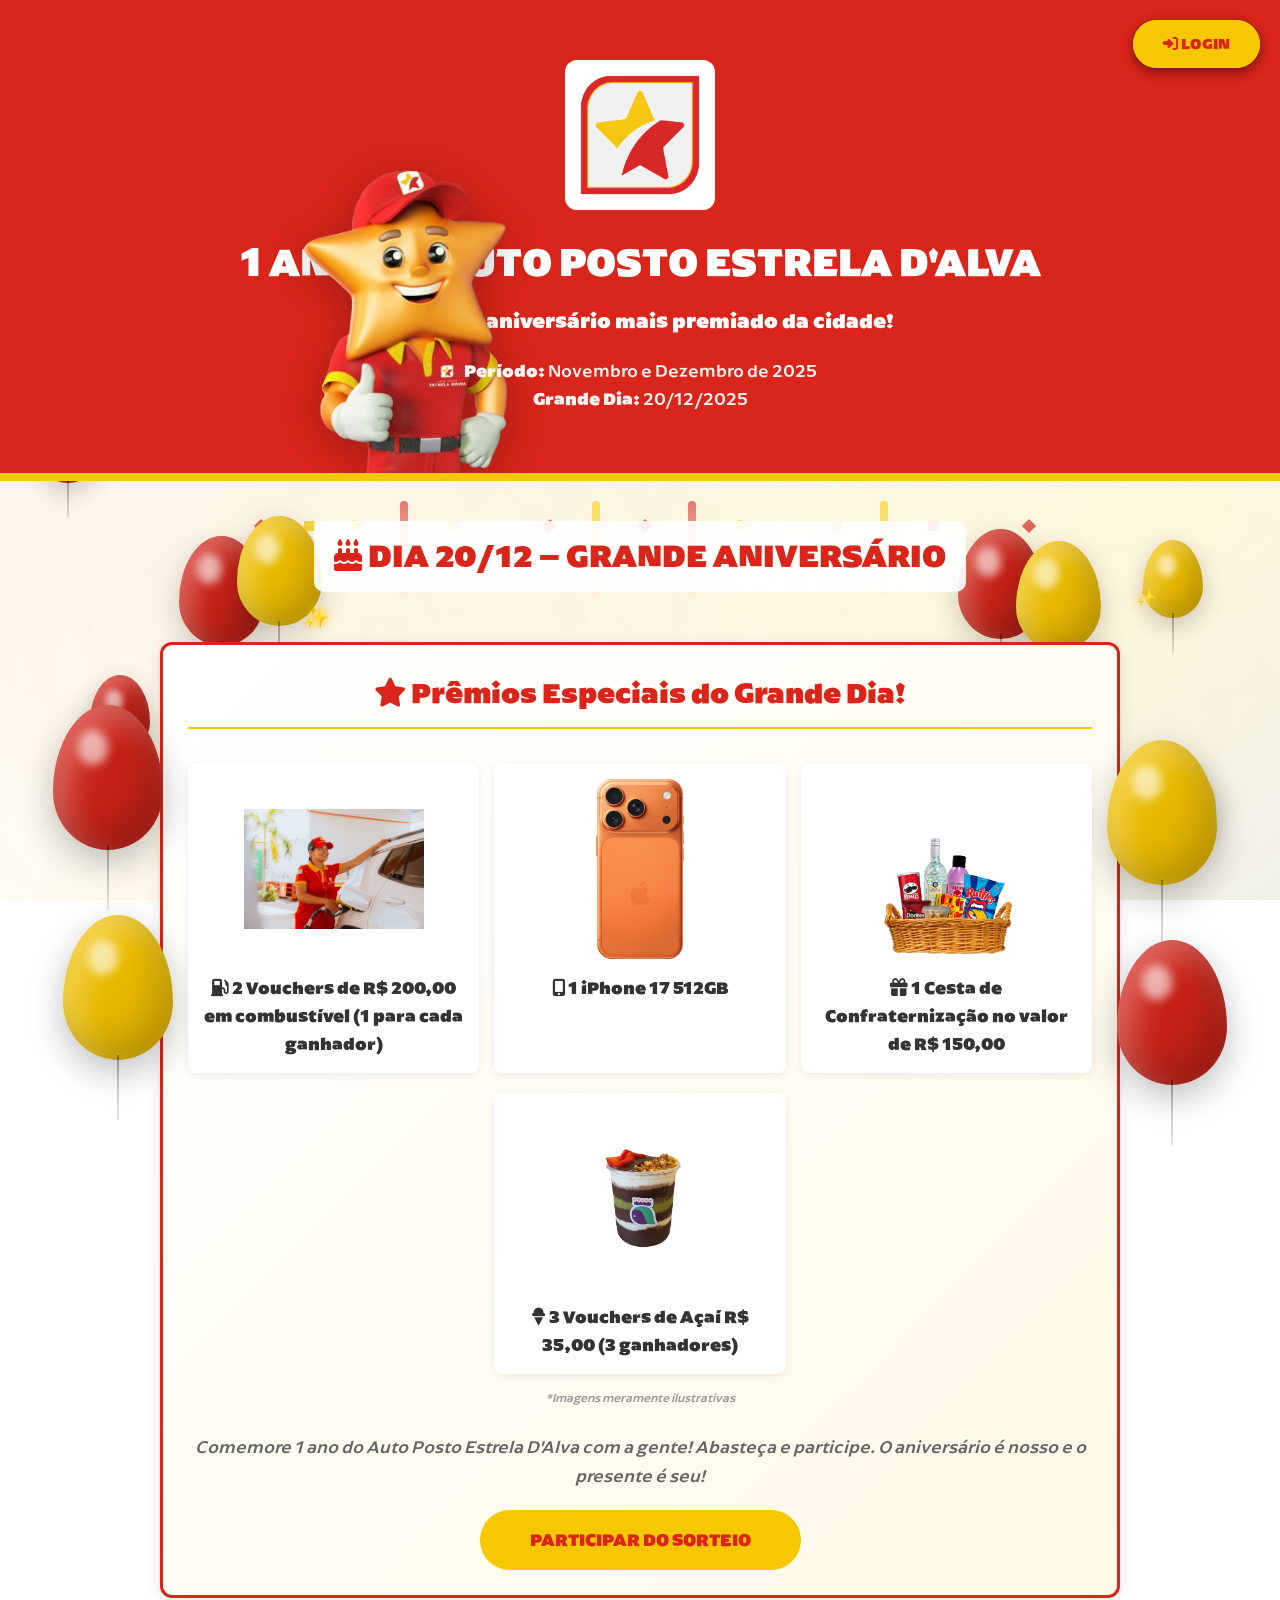
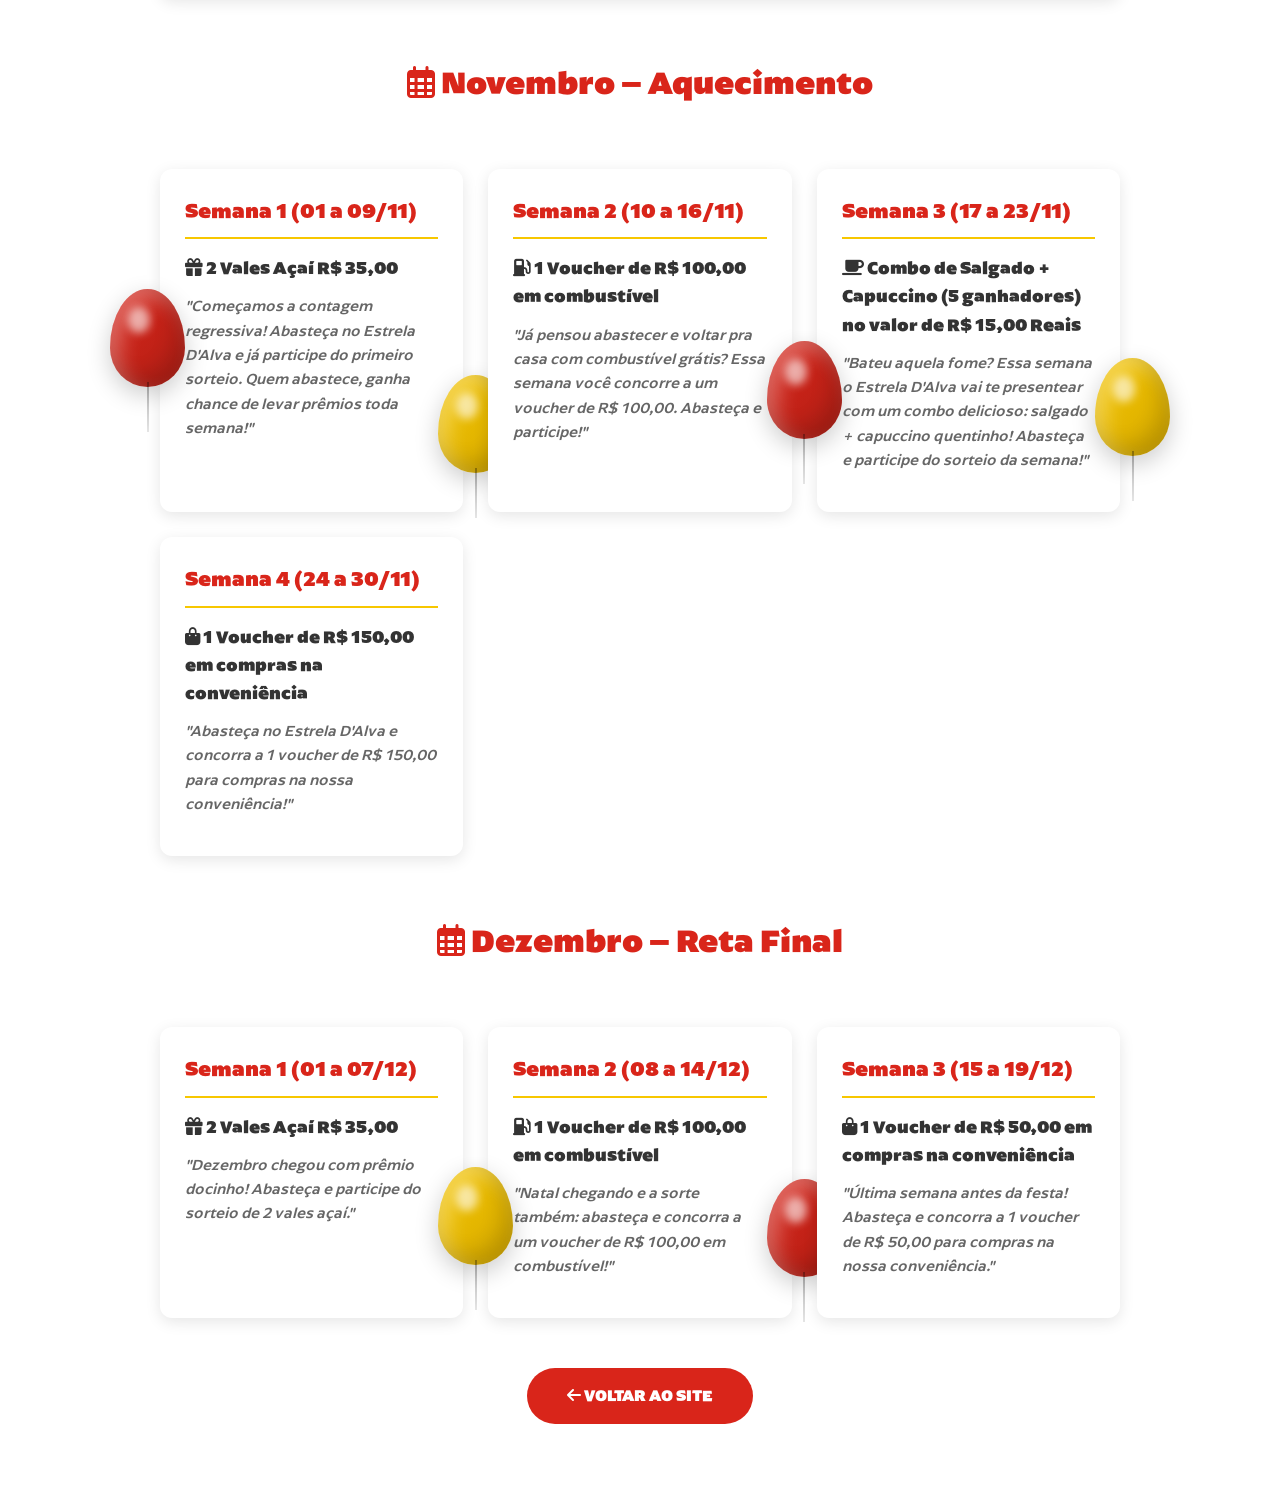
<file: promocoes.html>
<!DOCTYPE html>
<html lang="pt-BR">
<head>
    <meta charset="UTF-8">
    <meta name="viewport" content="width=device-width, initial-scale=1.0">
    <title>Promoções Aniversário - Auto Posto Estrela D'Alva</title>
    <meta name="description" content="Campanha de 1 ano do Auto Posto Estrela D'Alva. Participe dos sorteios semanais e concorra a prêmios incríveis!">
    
    <link rel="stylesheet" href="style.css">
    <link rel="icon" type="image/png" href="Logotipo.png?v=2">
    <link rel="stylesheet" href="https://cdnjs.cloudflare.com/ajax/libs/font-awesome/6.4.0/css/all.min.css">
    
    <style>
        /* Fontes Arponasan */
        @font-face {
            font-family: 'Arponasan';
            src: url('Arponasan/fonnts.com-ArponaSans_Medium.otf') format('opentype');
            font-weight: 500;
            font-style: normal;
        }
        
        @font-face {
            font-family: 'Arponasan';
            src: url('Arponasan/fonnts.com-ArponaSans_Black.otf') format('opentype');
            font-weight: 900;
            font-style: normal;
        }
        
        @font-face {
            font-family: 'Arponasan';
            src: url('Arponasan/fonnts.com-ArponaSans_Light.otf') format('opentype');
            font-weight: 300;
            font-style: normal;
        }
        
        /* Estilos específicos da página de promoções */
        body {
            background: linear-gradient(135deg, 
                #FFFFFF 0%, 
                #FFFBF2 20%,
                #FFFEF5 40%, 
                #FFFCF0 60%,
                #FFF9EB 80%,
                #F1F2F2 100%);
            background-attachment: fixed;
            position: relative;
            font-family: 'Arponasan', sans-serif;
        }
        
        /* Pattern de fundo festivo com cores da marca */
        body::before {
            content: '';
            position: fixed;
            top: 0;
            left: 0;
            right: 0;
            bottom: 0;
            background-image: 
                radial-gradient(circle at 20% 30%, rgba(217, 37, 26, 0.03) 0%, transparent 50%),
                radial-gradient(circle at 80% 20%, rgba(247, 199, 0, 0.06) 0%, transparent 50%),
                radial-gradient(circle at 50% 50%, rgba(217, 37, 26, 0.02) 0%, transparent 50%),
                radial-gradient(circle at 90% 80%, rgba(247, 199, 0, 0.05) 0%, transparent 50%),
                radial-gradient(circle at 10% 80%, rgba(217, 37, 26, 0.02) 0%, transparent 50%),
                radial-gradient(circle at 30% 70%, rgba(247, 199, 0, 0.04) 0%, transparent 50%);
            z-index: -1;
            pointer-events: none;
        }
        
        /* Bolinhas decorativas sutis com cores da marca */
        body::after {
            content: '';
            position: fixed;
            top: 0;
            left: 0;
            right: 0;
            bottom: 0;
            background-image: 
                radial-gradient(circle, rgba(247, 199, 0, 0.05) 1px, transparent 1px),
                radial-gradient(circle, rgba(217, 37, 26, 0.03) 1px, transparent 1px);
            background-size: 60px 60px, 90px 90px;
            background-position: 0 0, 45px 45px;
            z-index: -1;
            pointer-events: none;
        }
        
        .promo-header {
            background: #D9251A;
            color: #fff;
            padding: 60px 20px;
            text-align: center;
            position: relative;
            border-bottom: 8px solid #F7C700;
            overflow: hidden; /* evita deslocamentos visuais do mascote */
        }

        /* Botão Login fixo (garantia de visibilidade) */
        .btn-login-fixed {
            position: fixed;
            top: 20px;
            right: 20px;
            z-index: 9999;
            background: #F7C700;
            color: #D9251A;
            padding: 12px 30px;
            border-radius: 50px;
            text-decoration: none;
            font-weight: 800;
            text-transform: uppercase;
            font-size: 0.95rem;
            box-shadow: 0 4px 12px rgba(0,0,0,0.25);
            transition: all 0.3s ease;
        }

        .btn-login-fixed:hover { background: #fff; color: #D9251A; transform: translateY(-2px); }

        /* Botão Login no topo do header */
        .btn-login-header {
            position: absolute;
            top: 20px;
            right: 20px;
            background: #F7C700;
            color: #D9251A;
            padding: 12px 30px;
            border-radius: 50px;
            text-decoration: none;
            font-weight: 800;
            text-transform: uppercase;
            font-size: 0.95rem;
            box-shadow: 0 4px 12px rgba(0,0,0,0.25);
            z-index: 10;
            transition: all 0.3s ease;
        }

        .btn-login-header:hover {
            background: #fff;
            color: #D9251A;
            transform: translateY(-2px);
        }
        
        .promo-header .logo-container {
            margin-bottom: 20px;
        }
        
        .promo-header .logo-container img {
            max-width: 150px;
            height: auto;
            background: #fff;
            padding: 10px;
            border-radius: 12px;
        }
        
        /* Mascote no header (canto inferior esquerdo) */
        .promo-header .mascote-header {
            position: absolute;
            left: 300px; /* aproxima do título sem alterar o conteúdo */
            bottom: 0;
            width: 220px;
            height: auto;
            filter: drop-shadow(0 8px 20px rgba(0,0,0,0.25));
            pointer-events: none;
            user-select: none;
        }
        
        .promo-header h1 {
            font-size: 2.5rem;
            font-weight: 900;
            margin-bottom: 10px;
            text-transform: uppercase;
            font-family: 'Arponasan', sans-serif;
        }
        
        .promo-header .subtitle {
            font-size: 1.3rem;
            font-weight: 600;
            margin-bottom: 20px;
            color: #fff;
        }
        
        .promo-header .info {
            font-size: 1.1rem;
            opacity: 0.95;
        }
        
        .container-promocoes {
            max-width: 1200px;
            margin: 0 auto;
            padding: 40px 120px;
            overflow: visible;
            position: relative;
        }
        
        @media (max-width: 1024px) {
            .container-promocoes {
                padding: 40px 20px;
            }
        }
        
        /* Balões flutuantes pela página toda */
        .floating-balloon {
            position: fixed;
            width: 60px;
            height: 78px;
            border-radius: 50% 50% 50% 50% / 60% 60% 40% 40%;
            animation: float-page 8s ease-in-out infinite;
            z-index: -1;
            box-shadow: 
                inset -10px -10px 20px rgba(0,0,0,0.15),
                inset 10px 10px 20px rgba(255,255,255,0.3),
                0 8px 25px rgba(0,0,0,0.2);
            pointer-events: none;
        }
        
        .floating-balloon::before {
            content: '';
            position: absolute;
            top: 15px;
            left: 15px;
            width: 18px;
            height: 22px;
            background: rgba(255,255,255,0.6);
            border-radius: 50%;
            filter: blur(3px);
        }
        
        .floating-balloon::after {
            content: '';
            position: absolute;
            bottom: -35px;
            left: 50%;
            transform: translateX(-50%);
            width: 2px;
            height: 40px;
            background: linear-gradient(to bottom, rgba(0,0,0,0.3), rgba(0,0,0,0.1));
        }
        
        .fb-1 { background: linear-gradient(135deg, #D9251A 0%, #B01F15 100%); top: 15%; left: 5%; animation-delay: 0s; }
        .fb-2 { background: linear-gradient(135deg, #F7C700 0%, #D4A800 100%); top: 25%; right: 8%; animation-delay: 2s; }
        .fb-3 { background: linear-gradient(135deg, #D9251A 0%, #B01F15 100%); top: 45%; left: 3%; animation-delay: 4s; }
        .fb-4 { background: linear-gradient(135deg, #F7C700 0%, #D4A800 100%); top: 60%; right: 6%; animation-delay: 1s; }
        .fb-5 { background: linear-gradient(135deg, #D9251A 0%, #B01F15 100%); top: 75%; left: 7%; animation-delay: 3s; }
        .fb-6 { background: linear-gradient(135deg, #F7C700 0%, #D4A800 100%); top: 85%; right: 5%; animation-delay: 5s; }
        
        @keyframes float-page {
            0%, 100% { transform: translateY(0px) translateX(0px) rotate(-5deg); }
            25% { transform: translateY(-30px) translateX(10px) rotate(0deg); }
            50% { transform: translateY(-20px) translateX(-10px) rotate(5deg); }
            75% { transform: translateY(-35px) translateX(5px) rotate(-2deg); }
        }
        
        /* Confetes espalhados pela página */
        .page-confetti {
            position: fixed;
            width: 8px;
            height: 8px;
            animation: fall-continuous 12s linear infinite;
            opacity: 0.6;
            z-index: -1;
            pointer-events: none;
        }
        
        .pc-1 { background: #D9251A; left: 8%; animation-delay: 0s; }
        .pc-2 { background: #F7C700; left: 18%; animation-delay: 3s; }
        .pc-3 { background: #D9251A; left: 28%; animation-delay: 6s; }
        .pc-4 { background: #F7C700; left: 38%; animation-delay: 1s; }
        .pc-5 { background: #D9251A; left: 48%; animation-delay: 4s; }
        .pc-6 { background: #F7C700; left: 58%; animation-delay: 7s; }
        .pc-7 { background: #D9251A; left: 68%; animation-delay: 2s; }
        .pc-8 { background: #F7C700; left: 78%; animation-delay: 5s; }
        .pc-9 { background: #D9251A; left: 88%; animation-delay: 8s; }
        .pc-10 { background: #F7C700; left: 93%; animation-delay: 9s; }
        
        @keyframes fall-continuous {
            0% { transform: translateY(-100px) rotate(0deg); opacity: 1; }
            100% { transform: translateY(100vh) rotate(720deg); opacity: 0; }
        }
        
        /* Estrelas brilhantes espalhadas */
        .page-sparkle {
            position: fixed;
            width: 16px;
            height: 16px;
            animation: sparkle-float 4s ease-in-out infinite;
            z-index: -1;
            pointer-events: none;
        }
        
        .page-sparkle::before {
            content: '✨';
            position: absolute;
            font-size: 16px;
            color: #FFD700;
            text-shadow: 0 0 10px rgba(255, 215, 0, 0.8);
        }
        
        .ps-1 { top: 20%; left: 12%; animation-delay: 0s; }
        .ps-2 { top: 35%; right: 15%; animation-delay: 1.5s; }
        .ps-3 { top: 50%; left: 8%; animation-delay: 3s; }
        .ps-4 { top: 65%; right: 10%; animation-delay: 0.8s; }
        .ps-5 { top: 80%; left: 14%; animation-delay: 2.2s; }
        .ps-6 { top: 40%; right: 20%; animation-delay: 4s; }
        
        @keyframes sparkle-float {
            0%, 100% { opacity: 0; transform: scale(0.5) rotate(0deg); }
            50% { opacity: 1; transform: scale(1.2) rotate(180deg); }
        }
        
        /* Balões decorativos nos cards das semanas */
        .promo-card .card-balloon {
            position: absolute;
            width: 75px;
            height: 98px;
            border-radius: 50% 50% 50% 50% / 60% 60% 40% 40%;
            animation: float-card 6s ease-in-out infinite;
            z-index: -1;
            box-shadow: 
                inset -10px -10px 20px rgba(0,0,0,0.15),
                inset 10px 10px 20px rgba(255,255,255,0.3),
                0 8px 25px rgba(0,0,0,0.2);
        }
        
        .promo-card .card-balloon::before {
            content: '';
            position: absolute;
            top: 18px;
            left: 18px;
            width: 22px;
            height: 26px;
            background: rgba(255,255,255,0.6);
            border-radius: 50%;
            filter: blur(4px);
        }
        
        .promo-card .card-balloon::after {
            content: '';
            position: absolute;
            bottom: -45px;
            left: 50%;
            transform: translateX(-50%);
            width: 2px;
            height: 50px;
            background: linear-gradient(to bottom, rgba(0,0,0,0.3), rgba(0,0,0,0.1));
        }
        
        .promo-card .card-balloon-left {
            left: -50px;
            top: 50%;
        }
        
        .promo-card .card-balloon-right {
            right: -50px;
            top: 50%;
        }
        
        /* Cores alternadas e posições variadas para os balões dos cards */
        .promo-card:nth-child(1) .card-balloon-left { 
            background: linear-gradient(135deg, #D9251A 0%, #B01F15 100%); 
            animation-delay: 0s; 
            top: 35%;
            --rotation: -8deg;
        }
        .promo-card:nth-child(1) .card-balloon-right { 
            background: linear-gradient(135deg, #F7C700 0%, #D4A800 100%); 
            animation-delay: 1.5s;
            top: 60%;
            --rotation: 10deg;
        }
        
        .promo-card:nth-child(2) .card-balloon-left { 
            background: linear-gradient(135deg, #F7C700 0%, #D4A800 100%); 
            animation-delay: 0.8s;
            top: 45%;
            --rotation: 12deg;
        }
        .promo-card:nth-child(2) .card-balloon-right { 
            background: linear-gradient(135deg, #D9251A 0%, #B01F15 100%); 
            animation-delay: 2s;
            top: 40%;
            --rotation: -6deg;
        }
        
        .promo-card:nth-child(3) .card-balloon-left { 
            background: linear-gradient(135deg, #D9251A 0%, #B01F15 100%); 
            animation-delay: 1.2s;
            top: 50%;
            --rotation: -10deg;
        }
        .promo-card:nth-child(3) .card-balloon-right { 
            background: linear-gradient(135deg, #F7C700 0%, #D4A800 100%); 
            animation-delay: 0.5s;
            top: 55%;
            --rotation: 8deg;
        }
        
        .promo-card:nth-child(4) .card-balloon-left { 
            background: linear-gradient(135deg, #F7C700 0%, #D4A800 100%); 
            animation-delay: 1.8s;
            top: 42%;
            --rotation: 7deg;
        }
        .promo-card:nth-child(4) .card-balloon-right { 
            background: linear-gradient(135deg, #D9251A 0%, #B01F15 100%); 
            animation-delay: 0.3s;
            top: 58%;
            --rotation: -12deg;
        }
        
        /* Balões da seção de Dezembro - posições diferentes */
        .promo-grid:last-of-type .promo-card:nth-child(1) .card-balloon-left { 
            top: 38%;
            --rotation: 9deg;
        }
        .promo-grid:last-of-type .promo-card:nth-child(1) .card-balloon-right { 
            top: 62%;
            --rotation: -11deg;
        }
        
        .promo-grid:last-of-type .promo-card:nth-child(2) .card-balloon-left { 
            background: linear-gradient(135deg, #F7C700 0%, #D4A800 100%);
            animation-delay: 1.2s;
            top: 48%;
            --rotation: -9deg;
        }
        .promo-grid:last-of-type .promo-card:nth-child(2) .card-balloon-right { 
            background: linear-gradient(135deg, #D9251A 0%, #B01F15 100%);
            animation-delay: 0.6s;
            top: 52%;
            --rotation: 11deg;
        }
        
        .promo-grid:last-of-type .promo-card:nth-child(3) .card-balloon-left { 
            top: 44%;
            --rotation: 13deg;
        }
        .promo-grid:last-of-type .promo-card:nth-child(3) .card-balloon-right { 
            top: 56%;
            --rotation: -7deg;
        }
        
        @keyframes float-card {
            0% { transform: rotate(var(--rotation, 0deg)); }
            25% { transform: translateY(-15px) rotate(calc(var(--rotation, 0deg) + 4deg)); }
            50% { transform: translateY(-20px) rotate(calc(var(--rotation, 0deg) - 3deg)); }
            75% { transform: translateY(-10px) rotate(calc(var(--rotation, 0deg) + 2deg)); }
            100% { transform: rotate(var(--rotation, 0deg)); }
        }
        
        /* Tela de carregamento com balões */
        .loading-screen {
            position: fixed;
            top: 0;
            left: 0;
            width: 100%;
            height: 100%;
            background: radial-gradient(circle at center, #F7C700 0%, #D9251A 100%);
            z-index: 99999;
            display: flex;
            flex-direction: column;
            align-items: center;
            justify-content: center;
            overflow: hidden;
        }
        
        /* Efeito de explosão de confetes no fundo */
        .loading-screen::before {
            content: '';
            position: absolute;
            top: 50%;
            left: 50%;
            width: 300px;
            height: 300px;
            background: radial-gradient(circle, rgba(255,255,255,0.2) 0%, transparent 70%);
            border-radius: 50%;
            transform: translate(-50%, -50%);
            animation: expand 1.5s ease-out infinite;
        }
        
        @keyframes expand {
            0% { width: 200px; height: 200px; opacity: 0.8; }
            100% { width: 800px; height: 800px; opacity: 0; }
        }
        
        .loading-screen.hide {
            animation: fadeOut 0.8s ease-out forwards;
        }
        
        @keyframes fadeOut {
            to {
                opacity: 0;
                visibility: hidden;
            }
        }
        
        .loading-content {
            text-align: center;
            z-index: 10;
            position: relative;
            animation: slideIn 0.6s ease-out;
        }
        
        @keyframes slideIn {
            from {
                opacity: 0;
                transform: translateY(-30px);
            }
            to {
                opacity: 1;
                transform: translateY(0);
            }
        }
        
        .loading-content h1 {
            font-size: 3rem;
            color: #fff;
            font-weight: 900;
            text-shadow: 0 4px 20px rgba(0,0,0,0.3);
            margin-bottom: 20px;
            animation: bounceScale 1.5s ease-in-out infinite;
            font-family: 'Arponasan', sans-serif;
        }
        
        .loading-content p {
            font-size: 1.3rem;
            color: #fff;
            font-weight: 600;
            animation: fade 2s ease-in-out infinite;
        }
        
        @keyframes bounceScale {
            0%, 100% { transform: scale(1); }
            50% { transform: scale(1.08); }
        }
        
        @keyframes fade {
            0%, 100% { opacity: 1; }
            50% { opacity: 0.7; }
        }
        
        /* Balões que aparecem de diferentes direções na tela de loading */
        .loading-balloon {
            position: absolute;
            width: 90px;
            height: 115px;
            border-radius: 50% 50% 50% 50% / 60% 60% 40% 40%;
            box-shadow: 
                inset -12px -12px 25px rgba(0,0,0,0.2),
                inset 12px 12px 25px rgba(255,255,255,0.4),
                0 10px 35px rgba(0,0,0,0.4);
        }
        
        .loading-balloon::before {
            content: '';
            position: absolute;
            top: 22px;
            left: 22px;
            width: 28px;
            height: 33px;
            background: rgba(255,255,255,0.7);
            border-radius: 50%;
            filter: blur(5px);
        }
        
        .loading-balloon::after {
            content: '';
            position: absolute;
            bottom: -55px;
            left: 50%;
            transform: translateX(-50%);
            width: 2px;
            height: 60px;
            background: linear-gradient(to bottom, rgba(0,0,0,0.4), rgba(0,0,0,0.1));
        }
        
        /* Animações diferentes para cada direção */
        @keyframes riseFromBottom {
            0% { 
                bottom: -150px; 
                opacity: 0;
                transform: translateX(var(--start-x, 0)) rotate(0deg) scale(0.5);
            }
            20% {
                opacity: 1;
                transform: translateX(var(--start-x, 0)) rotate(20deg) scale(1);
            }
            100% { 
                bottom: 110vh; 
                opacity: 0;
                transform: translateX(var(--end-x, 0)) rotate(var(--end-rotation, 360deg)) scale(0.8);
            }
        }
        
        @keyframes riseFromLeft {
            0% { 
                left: -150px;
                top: var(--start-top, 50%);
                opacity: 0;
                transform: rotate(0deg) scale(0.5);
            }
            20% {
                opacity: 1;
                transform: rotate(-30deg) scale(1);
            }
            100% { 
                left: 110vw;
                top: var(--end-top, 20%);
                opacity: 0;
                transform: rotate(var(--end-rotation, 180deg)) scale(0.7);
            }
        }
        
        @keyframes riseFromRight {
            0% { 
                right: -150px;
                top: var(--start-top, 50%);
                opacity: 0;
                transform: rotate(0deg) scale(0.5);
            }
            20% {
                opacity: 1;
                transform: rotate(30deg) scale(1);
            }
            100% { 
                right: 110vw;
                top: var(--end-top, 20%);
                opacity: 0;
                transform: rotate(var(--end-rotation, -180deg)) scale(0.7);
            }
        }
        
        @keyframes floatCenter {
            0% { 
                opacity: 0;
                transform: translate(var(--start-x, 0), var(--start-y, 0)) rotate(0deg) scale(0.3);
            }
            30% {
                opacity: 1;
                transform: translate(var(--start-x, 0), var(--start-y, 0)) rotate(20deg) scale(1.1);
            }
            100% { 
                opacity: 0;
                transform: translate(var(--end-x, 0), var(--end-y, -100vh)) rotate(var(--end-rotation, 360deg)) scale(0.5);
            }
        }
        
        /* Balão 1 - Vem de baixo à esquerda */
        .loading-balloon:nth-child(1) { 
            background: linear-gradient(135deg, #D9251A 0%, #B01F15 100%); 
            bottom: 0;
            left: 15%;
            animation: riseFromBottom 2.5s ease-out forwards;
            animation-delay: 0s;
            --start-x: 0;
            --end-x: 80px;
            --end-rotation: 200deg;
        }
        
        /* Balão 2 - Vem da esquerda */
        .loading-balloon:nth-child(2) { 
            background: linear-gradient(135deg, #F7C700 0%, #D4A800 100%); 
            animation: riseFromLeft 2.8s ease-out forwards;
            animation-delay: 0.2s;
            --start-top: 70%;
            --end-top: 10%;
            --end-rotation: 220deg;
        }
        
        /* Balão 3 - Vem de baixo ao centro */
        .loading-balloon:nth-child(3) { 
            background: linear-gradient(135deg, #D9251A 0%, #B01F15 100%); 
            bottom: 0;
            left: 45%;
            animation: riseFromBottom 2.3s ease-out forwards;
            animation-delay: 0.4s;
            --start-x: 0;
            --end-x: -60px;
            --end-rotation: -180deg;
        }
        
        /* Balão 4 - Vem da direita */
        .loading-balloon:nth-child(4) { 
            background: linear-gradient(135deg, #F7C700 0%, #D4A800 100%); 
            animation: riseFromRight 2.6s ease-out forwards;
            animation-delay: 0.6s;
            --start-top: 60%;
            --end-top: 15%;
            --end-rotation: -240deg;
        }
        
        /* Balão 5 - Vem de baixo à direita */
        .loading-balloon:nth-child(5) { 
            background: linear-gradient(135deg, #D9251A 0%, #B01F15 100%); 
            bottom: 0;
            left: 75%;
            animation: riseFromBottom 2.7s ease-out forwards;
            animation-delay: 0.3s;
            --start-x: 0;
            --end-x: 50px;
            --end-rotation: 190deg;
        }
        
        /* Balão 6 - Centro com movimento diferente */
        .loading-balloon:nth-child(6) { 
            background: linear-gradient(135deg, #F7C700 0%, #D4A800 100%); 
            left: 50%;
            top: 50%;
            animation: floatCenter 2.4s ease-out forwards;
            animation-delay: 0.1s;
            --start-x: -100px;
            --start-y: 50px;
            --end-x: 80px;
            --end-y: -150vh;
            --end-rotation: 300deg;
        }
        
        /* Balão 7 - Vem da esquerda mais alto */
        .loading-balloon:nth-child(7) { 
            background: linear-gradient(135deg, #D9251A 0%, #B01F15 100%); 
            animation: riseFromLeft 2.9s ease-out forwards;
            animation-delay: 0.5s;
            --start-top: 40%;
            --end-top: 5%;
            --end-rotation: 250deg;
        }
        
        /* Balão 8 - Vem de baixo */
        .loading-balloon:nth-child(8) { 
            background: linear-gradient(135deg, #F7C700 0%, #D4A800 100%); 
            bottom: 0;
            left: 30%;
            animation: riseFromBottom 2.6s ease-out forwards;
            animation-delay: 0.7s;
            --start-x: 0;
            --end-x: -70px;
            --end-rotation: -210deg;
        }
        
        /* Balão 9 - Vem da direita */
        .loading-balloon:nth-child(9) { 
            background: linear-gradient(135deg, #D9251A 0%, #B01F15 100%); 
            animation: riseFromRight 2.5s ease-out forwards;
            animation-delay: 0.25s;
            --start-top: 75%;
            --end-top: 20%;
            --end-rotation: -195deg;
        }
        
        /* Balão 10 - Vem de baixo */
        .loading-balloon:nth-child(10) { 
            background: linear-gradient(135deg, #F7C700 0%, #D4A800 100%); 
            bottom: 0;
            left: 60%;
            animation: riseFromBottom 2.8s ease-out forwards;
            animation-delay: 0.45s;
            --start-x: 0;
            --end-x: 40px;
            --end-rotation: 230deg;
        }
        
        .section-title {
            text-align: center;
            margin-bottom: 40px;
            position: relative;
            z-index: 100;
        }
        
        .section-title h2 {
            font-size: 2rem;
            color: #D9251A;
            font-weight: 800;
            margin-bottom: 10px;
            position: relative;
            z-index: 100;
            background: rgba(255,255,255,0.9);
            padding: 10px 20px;
            border-radius: 10px;
            display: inline-block;
            font-family: 'Arponasan', sans-serif;
        }
        
        .promo-grid {
            display: grid;
            grid-template-columns: repeat(auto-fit, minmax(300px, 1fr));
            gap: 25px;
            margin-bottom: 50px;
            overflow: visible;
        }
        
        .promo-card {
            background: #fff;
            border-radius: 12px;
            padding: 25px;
            box-shadow: 0 4px 15px rgba(0,0,0,0.1);
            transition: transform 0.3s ease, box-shadow 0.3s ease;
            display: flex;
            flex-direction: column;
            height: 100%;
            position: relative;
            z-index: 5;
            overflow: visible;
        }
        
        .promo-card:hover {
            transform: translateY(-5px);
            box-shadow: 0 8px 25px rgba(0,0,0,0.15);
        }
        
        .promo-card h3 {
            color: #D9251A;
            font-size: 1.3rem;
            font-weight: 800;
            margin-bottom: 15px;
            border-bottom: 2px solid #F7C700;
            padding-bottom: 10px;
            font-family: 'Arponasan', sans-serif;
        }
        
        .promo-card .premio {
            font-size: 1.1rem;
            font-weight: 700;
            color: #333;
            margin-bottom: 12px;
        }
        
        .promo-card .descricao {
            font-size: 0.95rem;
            line-height: 1.6;
            color: #666;
            font-style: italic;
            margin-bottom: 15px;
            flex-grow: 1;
            position: relative;
            z-index: 10;
        }
        
        .btn-participar {
            display: inline-block;
            background: #F7C700;
            color: #D9251A;
            padding: 12px 30px;
            border-radius: 50px;
            text-decoration: none;
            font-weight: 800;
            text-transform: uppercase;
            font-size: 0.9rem;
            transition: all 0.3s ease;
            border: none;
            cursor: pointer;
            margin-top: auto;
            text-align: center;
            position: relative;
            z-index: 10;
            animation: pulse-participar 2s ease-in-out infinite;
        }
        
        @keyframes pulse-participar {
            0%, 100% {
                opacity: 1;
                transform: translateY(0) scale(1);
                box-shadow: 0 4px 15px rgba(247, 199, 0, 0.4);
            }
            50% {
                opacity: 0.9;
                transform: translateY(-5px) scale(1.15);
                box-shadow: 0 15px 40px rgba(247, 199, 0, 1);
            }
        }
        
        .btn-participar:hover {
            background: #D9251A;
            color: #F7C700;
            transform: translateY(-2px);
            animation: none;
        }
        
        .promo-destaque {
            border: 3px solid #D9251A;
            background: linear-gradient(135deg, #fff 0%, #fff9e6 100%);
            grid-column: 1 / -1;
            overflow: visible;
        }
        
        .promo-destaque h3 {
            font-size: 1.8rem;
            color: #D9251A;
            text-align: center;
            position: relative;
            z-index: 10;
            font-family: 'Arponasan', sans-serif;
        }
        
        .promo-destaque .premios-lista {
            display: grid;
            grid-template-columns: repeat(auto-fit, minmax(250px, 1fr));
            gap: 15px;
            margin-top: 20px;
            position: relative;
            z-index: 10;
        }
        
        .promo-destaque .premio-item {
            background: #fff;
            padding: 15px;
            border-radius: 8px;
            text-align: center;
            box-shadow: 0 2px 8px rgba(0,0,0,0.08);
            position: relative;
            z-index: 10;
            display: flex;
            flex-direction: column;
            align-items: center;
            min-height: 280px;
        }
        
        .promo-destaque .premio-item img {
            width: 180px;
            height: 180px;
            object-fit: contain;
            object-position: center center;
            margin-bottom: 15px;
            margin-top: 0;
            display: block;
            flex-shrink: 0;
        }
        
        .promo-destaque .premio-item .premio {
            margin: 0;
            align-self: stretch;
            font-family: 'Arponasan', sans-serif;
        }
        
        /* Balões de festa - decoração da seção de aniversário */
        .section-aniversario {
            position: relative;
        }
        
        .balloon {
            position: absolute;
            width: 85px;
            height: 110px;
            border-radius: 50% 50% 50% 50% / 60% 60% 40% 40%;
            animation: float 6s ease-in-out infinite;
            z-index: 0;
            box-shadow: 
                inset -12px -12px 25px rgba(0,0,0,0.15),
                inset 12px 12px 25px rgba(255,255,255,0.3),
                0 10px 30px rgba(0,0,0,0.2);
        }
        
        /* Brilho no balão */
        .balloon::before {
            content: '';
            position: absolute;
            top: 18px;
            left: 18px;
            width: 25px;
            height: 30px;
            background: rgba(255,255,255,0.6);
            border-radius: 50%;
            filter: blur(4px);
        }
        
        /* Linha do balão */
        .balloon::after {
            content: '';
            position: absolute;
            bottom: -50px;
            left: 50%;
            transform: translateX(-50%);
            width: 2px;
            height: 55px;
            background: linear-gradient(to bottom, rgba(0,0,0,0.3), rgba(0,0,0,0.1));
        }
        
        .balloon-1 { background: linear-gradient(135deg, #D9251A 0%, #B01F15 100%); top: 15px; left: 2%; animation-delay: 0s; --rotation: -8deg; }
        .balloon-2 { background: linear-gradient(135deg, #F7C700 0%, #D4A800 100%); top: -5px; left: 8%; animation-delay: 1s; --rotation: 5deg; }
        .balloon-3 { background: linear-gradient(135deg, #D9251A 0%, #B01F15 100%); top: 8px; right: 8%; animation-delay: 2s; --rotation: -12deg; }
        .balloon-4 { background: linear-gradient(135deg, #F7C700 0%, #D4A800 100%); top: 20px; right: 2%; animation-delay: 0.5s; --rotation: 10deg; }
        .balloon-5 { display: none; }
        .balloon-6 { display: none; }
        .balloon-7 { display: none; }
        .balloon-8 { display: none; }
        
        @keyframes float {
            0% { transform: translateY(0px) rotate(var(--rotation, 0deg)); }
            25% { transform: translateY(-15px) rotate(calc(var(--rotation, 0deg) + 5deg)); }
            50% { transform: translateY(-25px) rotate(calc(var(--rotation, 0deg) - 3deg)); }
            75% { transform: translateY(-15px) rotate(calc(var(--rotation, 0deg) + 3deg)); }
            100% { transform: translateY(0px) rotate(var(--rotation, 0deg)); }
        }
        
        /* Balões nas laterais do card */
        .promo-destaque {
            position: relative;
        }
        
        .balloon-side {
            position: absolute;
            width: 110px;
            height: 145px;
            border-radius: 50% 50% 50% 50% / 60% 60% 40% 40%;
            animation: float-side 7s ease-in-out infinite;
            z-index: 1;
            box-shadow: 
                inset -15px -15px 30px rgba(0,0,0,0.15),
                inset 15px 15px 30px rgba(255,255,255,0.3),
                0 12px 35px rgba(0,0,0,0.25);
        }
        
        .balloon-side::before {
            content: '';
            position: absolute;
            top: 25px;
            left: 25px;
            width: 30px;
            height: 35px;
            background: rgba(255,255,255,0.6);
            border-radius: 50%;
            filter: blur(5px);
        }
        
        .balloon-side::after {
            content: '';
            position: absolute;
            bottom: -60px;
            left: 50%;
            transform: translateX(-50%);
            width: 2px;
            height: 65px;
            background: linear-gradient(to bottom, rgba(0,0,0,0.3), rgba(0,0,0,0.1));
        }
        
        .balloon-left-1 { 
            background: linear-gradient(135deg, #D9251A 0%, #B01F15 100%); 
            left: -110px; 
            top: 60px; 
            animation-delay: 0s;
            --rotation: -10deg;
        }
        
        .balloon-left-2 { 
            background: linear-gradient(135deg, #F7C700 0%, #D4A800 100%); 
            left: -100px; 
            top: 270px; 
            animation-delay: 1.5s;
            --rotation: 8deg;
        }
        
        .balloon-right-1 { 
            background: linear-gradient(135deg, #F7C700 0%, #D4A800 100%); 
            right: -100px; 
            top: 95px; 
            animation-delay: 1s;
            --rotation: 12deg;
        }
        
        .balloon-right-2 { 
            background: linear-gradient(135deg, #D9251A 0%, #B01F15 100%); 
            right: -110px; 
            top: 295px; 
            animation-delay: 2s;
            --rotation: -7deg;
        }
        
        @keyframes float-side {
            0% { transform: translateY(0px) rotate(var(--rotation, 0deg)); }
            25% { transform: translateY(-18px) rotate(calc(var(--rotation, 0deg) + 6deg)); }
            50% { transform: translateY(-30px) rotate(calc(var(--rotation, 0deg) - 4deg)); }
            75% { transform: translateY(-18px) rotate(calc(var(--rotation, 0deg) + 4deg)); }
            100% { transform: translateY(0px) rotate(var(--rotation, 0deg)); }
        }
        
        /* Confetes ao fundo */
        .confetti {
            position: absolute;
            width: 10px;
            height: 10px;
            animation: fall 8s linear infinite;
            opacity: 0.7;
            z-index: -1;
        }
        
        .confetti-1 { background: #D9251A; top: 0; left: 10%; animation-delay: 0s; transform: rotate(45deg); }
        .confetti-2 { background: #F7C700; top: 0; left: 30%; animation-delay: 2s; transform: rotate(90deg); }
        .confetti-3 { background: #D9251A; top: 0; left: 50%; animation-delay: 4s; transform: rotate(135deg); }
        .confetti-4 { background: #F7C700; top: 0; left: 70%; animation-delay: 1s; transform: rotate(180deg); }
        .confetti-5 { background: #D9251A; top: 0; left: 90%; animation-delay: 3s; transform: rotate(225deg); }
        .confetti-6 { background: #F7C700; top: 0; left: 20%; animation-delay: 5s; transform: rotate(15deg); }
        .confetti-7 { background: #D9251A; top: 0; left: 40%; animation-delay: 3.5s; transform: rotate(60deg); }
        .confetti-8 { background: #F7C700; top: 0; left: 60%; animation-delay: 1.5s; transform: rotate(120deg); }
        .confetti-9 { background: #D9251A; top: 0; left: 80%; animation-delay: 4.5s; transform: rotate(270deg); }
        .confetti-10 { background: #F7C700; top: 0; left: 15%; animation-delay: 2.5s; transform: rotate(180deg); }
        
        @keyframes fall {
            0% { transform: translateY(-50px) rotate(0deg); opacity: 1; }
            100% { transform: translateY(500px) rotate(360deg); opacity: 0; }
        }
        
        /* Estrelinhas brilhantes */
        .sparkle {
            position: absolute;
            width: 20px;
            height: 20px;
            animation: sparkle-anim 3s ease-in-out infinite;
            z-index: 0;
            pointer-events: none;
        }
        
        .sparkle::before,
        .sparkle::after {
            content: '✨';
            position: absolute;
            font-size: 20px;
            color: #FFD700;
            text-shadow: 0 0 10px rgba(255, 215, 0, 0.8);
        }
        
        .sparkle-1 { top: 80px; left: 15%; animation-delay: 0s; }
        .sparkle-2 { top: 120px; right: 20%; animation-delay: 1s; }
        .sparkle-3 { top: 200px; left: 10%; animation-delay: 2s; }
        .sparkle-4 { top: 180px; right: 12%; animation-delay: 1.5s; }
        .sparkle-5 { top: 300px; left: 18%; animation-delay: 0.5s; }
        .sparkle-6 { top: 320px; right: 15%; animation-delay: 2.5s; }
        
        @keyframes sparkle-anim {
            0%, 100% { opacity: 0; transform: scale(0.5) rotate(0deg); }
            50% { opacity: 1; transform: scale(1) rotate(180deg); }
        }
        
        /* Serpentinas decorativas */
        .streamer {
            position: absolute;
            width: 8px;
            height: 100px;
            border-radius: 10px;
            animation: wave 4s ease-in-out infinite;
            z-index: -1;
            opacity: 0.6;
        }
        
        .streamer-1 { 
            background: linear-gradient(to bottom, #D9251A, transparent);
            top: -20px; 
            left: 25%; 
            animation-delay: 0s;
            transform-origin: top;
        }
        
        .streamer-2 { 
            background: linear-gradient(to bottom, #F7C700, transparent);
            top: -20px; 
            left: 45%; 
            animation-delay: 0.5s;
            transform-origin: top;
        }
        
        .streamer-3 { 
            background: linear-gradient(to bottom, #D9251A, transparent);
            top: -20px; 
            left: 55%; 
            animation-delay: 1s;
            transform-origin: top;
        }
        
        .streamer-4 { 
            background: linear-gradient(to bottom, #F7C700, transparent);
            top: -20px; 
            left: 75%; 
            animation-delay: 1.5s;
            transform-origin: top;
        }
        
        @keyframes wave {
            0%, 100% { transform: rotate(-5deg) scaleY(1); }
            50% { transform: rotate(5deg) scaleY(1.1); }
        }
        
        .btn-voltar {
            display: inline-block;
            background: #D9251A;
            color: #fff;
            padding: 15px 40px;
            border-radius: 50px;
            text-decoration: none;
            font-weight: 800;
            text-transform: uppercase;
            transition: all 0.3s ease;
            margin: 30px auto;
            display: block;
            width: fit-content;
        }
        
        .btn-voltar:hover {
            background: #F7C700;
            color: #D9251A;
            transform: scale(1.05);
        }
        
        @media (max-width: 768px) {
            .promo-header h1 {
                font-size: 1.8rem;
            }
            
            .promo-header .subtitle {
                font-size: 1.1rem;
            }
            
            .promo-header .mascote-header {
                display: none;
            }
            
            .promo-grid {
                grid-template-columns: 1fr;
            }
            
            .promo-destaque {
                grid-column: 1;
            }
            
            /* Balões menores em mobile */
            .balloon {
                width: 50px;
                height: 65px;
            }
            
            .balloon::before {
                width: 15px;
                height: 20px;
            }
            
            .balloon::after {
                height: 35px;
            }
            
            /* Reposiciona balões para não cobrir título em mobile */
            .balloon-1 { top: 50px !important; }
            .balloon-2 { top: 40px !important; }
            .balloon-3 { top: 55px !important; }
            .balloon-4 { top: 60px !important; }
            
            /* Ajusta título em mobile */
            .section-title h2 {
                font-size: 1.5rem;
                padding: 8px 15px;
            }
            
            /* Esconde balões laterais em mobile */
            .balloon-side {
                display: none;
            }
            
            .confetti {
                width: 8px;
                height: 8px;
            }
            
            /* Reduz efeitos em mobile */
            .confetti-6, .confetti-7, .confetti-8, .confetti-9, .confetti-10 {
                display: none;
            }
            
            .sparkle {
                font-size: 14px;
            }
            
            .sparkle-3, .sparkle-4, .sparkle-5, .sparkle-6 {
                display: none;
            }
            
            .streamer {
                height: 60px;
            }
            
            /* Reduz efeitos da página toda em mobile */
            .floating-balloon {
                width: 40px;
                height: 52px;
            }
            
            .fb-3, .fb-4, .fb-5, .fb-6 {
                display: none;
            }
            
            .pc-5, .pc-6, .pc-7, .pc-8, .pc-9, .pc-10 {
                display: none;
            }
            
            .ps-3, .ps-4, .ps-5, .ps-6 {
                display: none;
            }
            
            /* Balões dos cards menores em mobile */
            .promo-card .card-balloon {
                width: 55px;
                height: 72px;
                left: -40px;
                right: -40px;
            }
            
            .promo-card .card-balloon-left {
                left: -40px;
            }
            
            .promo-card .card-balloon-right {
                right: -40px;
            }
            
            .promo-card .card-balloon::before {
                top: 14px;
                left: 14px;
                width: 16px;
                height: 20px;
            }
            
            .promo-card .card-balloon::after {
                bottom: -35px;
                height: 40px;
            }
            
            /* Tela de loading menor em mobile */
            .loading-content h1 {
                font-size: 1.8rem;
                padding: 0 20px;
            }
            
            .loading-content p {
                font-size: 1rem;
            }
            
            .loading-balloon {
                width: 60px;
                height: 78px;
            }
            
            .loading-balloon::before {
                top: 15px;
                left: 15px;
                width: 18px;
                height: 22px;
            }
            
            .loading-balloon::after {
                bottom: -40px;
                height: 45px;
            }
            
            /* Reduz quantidade de balões em mobile */
            .loading-balloon:nth-child(n+7) {
                display: none;
            }
        }
    </style>
</head>
<body>
    <!-- Tela de carregamento com balões subindo -->
    <div class="loading-screen" id="loadingScreen">
        <div class="loading-content">
            <h1>1 ano do Auto posto Estrela D'alva</h1>
            <p>Preparando a festa...</p>
        </div>
        <!-- Balões que sobem -->
        <div class="loading-balloon"></div>
        <div class="loading-balloon"></div>
        <div class="loading-balloon"></div>
        <div class="loading-balloon"></div>
        <div class="loading-balloon"></div>
        <div class="loading-balloon"></div>
        <div class="loading-balloon"></div>
        <div class="loading-balloon"></div>
        <div class="loading-balloon"></div>
        <div class="loading-balloon"></div>
    </div>
    
    <!-- Efeitos festivos pela página toda -->
    <!-- Balões flutuantes -->
    <div class="floating-balloon fb-1"></div>
    <div class="floating-balloon fb-2"></div>
    <div class="floating-balloon fb-3"></div>
    <div class="floating-balloon fb-4"></div>
    <div class="floating-balloon fb-5"></div>
    <div class="floating-balloon fb-6"></div>
    
    <!-- Confetes caindo pela página -->
    <div class="page-confetti pc-1"></div>
    <div class="page-confetti pc-2"></div>
    <div class="page-confetti pc-3"></div>
    <div class="page-confetti pc-4"></div>
    <div class="page-confetti pc-5"></div>
    <div class="page-confetti pc-6"></div>
    <div class="page-confetti pc-7"></div>
    <div class="page-confetti pc-8"></div>
    <div class="page-confetti pc-9"></div>
    <div class="page-confetti pc-10"></div>
    
    <!-- Estrelas brilhantes -->
    <div class="page-sparkle ps-1"></div>
    <div class="page-sparkle ps-2"></div>
    <div class="page-sparkle ps-3"></div>
    <div class="page-sparkle ps-4"></div>
    <div class="page-sparkle ps-5"></div>
    <div class="page-sparkle ps-6"></div>
    
    <!-- Botão Login fixo -->
    <a href="login" class="btn-login-fixed"><i class="fas fa-sign-in-alt"></i> Login</a>
    <!-- Header da Promoção -->
    <div class="promo-header">
        <a href="login" class="btn-login-header"><i class="fas fa-sign-in-alt"></i> Login</a>
        <img src="mascote/mascote2.png" alt="Mascote Estrela D'Alva" class="mascote-header">
        <div class="logo-container">
            <img src="logos/logoposto.png" alt="Auto Posto Estrela D'Alva">
        </div>
        <h1>1 ano do Auto posto Estrela D'alva</h1>
        <p class="subtitle">Rumo ao aniversário mais premiado da cidade!</p>
        <p class="info"><strong>Período:</strong> Novembro e Dezembro de 2025</p>
        <p class="info"><strong>Grande Dia:</strong> 20/12/2025</p>
    </div>

    <div class="container-promocoes">
        <!-- Grande Aniversário - destacado no topo -->
        <div class="section-aniversario">
            <!-- Balões decorativos -->
            <div class="balloon balloon-1"></div>
            <div class="balloon balloon-2"></div>
            <div class="balloon balloon-3"></div>
            <div class="balloon balloon-4"></div>
            <div class="balloon balloon-5"></div>
            <div class="balloon balloon-6"></div>
            <div class="balloon balloon-7"></div>
            <div class="balloon balloon-8"></div>
            
            <!-- Confetes caindo -->
            <div class="confetti confetti-1"></div>
            <div class="confetti confetti-2"></div>
            <div class="confetti confetti-3"></div>
            <div class="confetti confetti-4"></div>
            <div class="confetti confetti-5"></div>
            <div class="confetti confetti-6"></div>
            <div class="confetti confetti-7"></div>
            <div class="confetti confetti-8"></div>
            <div class="confetti confetti-9"></div>
            <div class="confetti confetti-10"></div>
            
            <!-- Estrelinhas brilhantes -->
            <div class="sparkle sparkle-1"></div>
            <div class="sparkle sparkle-2"></div>
            <div class="sparkle sparkle-3"></div>
            <div class="sparkle sparkle-4"></div>
            <div class="sparkle sparkle-5"></div>
            <div class="sparkle sparkle-6"></div>
            
            <!-- Serpentinas -->
            <div class="streamer streamer-1"></div>
            <div class="streamer streamer-2"></div>
            <div class="streamer streamer-3"></div>
            <div class="streamer streamer-4"></div>
            
            <div class="section-title">
                <h2><i class="fas fa-birthday-cake"></i> DIA 20/12 – GRANDE ANIVERSÁRIO</h2>
            </div>
            
            <div class="promo-grid">
                <div class="promo-card promo-destaque">
                <!-- Balões laterais do card -->
                <div class="balloon-side balloon-left-1"></div>
                <div class="balloon-side balloon-left-2"></div>
                <div class="balloon-side balloon-right-1"></div>
                <div class="balloon-side balloon-right-2"></div>
                
                <h3><i class="fas fa-star"></i> Prêmios Especiais do Grande Dia!</h3>
                <div class="premios-lista">
                    <div class="premio-item">
                        <img src="aniversario/abastecimento.JPG" alt="Vouchers de Combustível">
                        <p class="premio"><i class="fas fa-gas-pump"></i> 2 Vouchers de R$ 200,00 em combustível (1 para cada ganhador)</p>
                    </div>
                    <div class="premio-item">
                        <img src="aniversario/iphone_17_pro.png" alt="iPhone 17 Pro 512GB">
                        <p class="premio"><i class="fas fa-mobile-alt"></i> 1 iPhone 17 512GB</p>
                    </div>
                    <div class="premio-item">
                        <img src="aniversario/cesta.png" alt="Mega Cesta de Confraternização">
                        <p class="premio"><i class="fas fa-gift"></i> 1 Cesta de Confraternização no valor de R$ 150,00</p>
                    </div>
                </div>
                <div class="premios-lista" style="margin-top: 20px; display: grid; grid-template-columns: repeat(3, 1fr); gap: 15px;">
                    <div style="visibility: hidden;"></div>
                    <div class="premio-item">
                        <img src="aniversario/acai.png" alt="Vouchers de Açaí">
                        <p class="premio"><i class="fas fa-ice-cream"></i> 3 Vouchers de Açaí R$ 35,00 (3 ganhadores)</p>
                    </div>
                    <div style="visibility: hidden;"></div>
                </div>
                <p style="font-size: 0.75rem; color: #999; text-align: center; font-style: italic; margin-top: 15px;">
                    *Imagens meramente ilustrativas
                </p>
                <p class="descricao" style="margin-top: 25px; text-align: center; font-size: 1.1rem; margin-bottom: 20px;">
                    Comemore 1 ano do Auto Posto Estrela D'Alva com a gente! Abasteça e participe. O aniversário é nosso e o presente é seu!
                </p>
                <div style="text-align: center;">
                    <a href="cadastro" class="btn-participar" style="padding: 16px 50px; font-size: 1.1rem;">Participar do Sorteio</a>
                </div>
            </div>
        </div>
        </div>
        <!-- Fim da seção de aniversário com balões -->
        
        <!-- Novembro - Aquecimento -->
        <div class="section-title">
            <h2><i class="far fa-calendar-alt"></i> Novembro – Aquecimento</h2>
        </div>
        
        <div class="promo-grid">
            <div class="promo-card">
                <div class="card-balloon card-balloon-left"></div>
                <div class="card-balloon card-balloon-right"></div>
                <h3>Semana 1 (01 a 09/11)</h3>
                <p class="premio"><i class="fas fa-gift"></i> 2 Vales Açaí R$ 35,00</p>
                <p class="descricao">
                    "Começamos a contagem regressiva! Abasteça no Estrela D'Alva e já participe do primeiro sorteio. 
                    Quem abastece, ganha chance de levar prêmios toda semana!"
                </p>
            </div>
            
            <div class="promo-card">
                <h3>Semana 2 (10 a 16/11)</h3>
                <p class="premio"><i class="fas fa-gas-pump"></i> 1 Voucher de R$ 100,00 em combustível</p>
                <p class="descricao">
                    "Já pensou abastecer e voltar pra casa com combustível grátis? 
                    Essa semana você concorre a um voucher de R$ 100,00. Abasteça e participe!"
                </p>
            </div>
            
            <div class="promo-card">
                <div class="card-balloon card-balloon-left"></div>
                <div class="card-balloon card-balloon-right"></div>
                <h3>Semana 3 (17 a 23/11)</h3>
                <p class="premio"><i class="fas fa-coffee"></i> Combo de Salgado + Capuccino (5 ganhadores) no valor de R$ 15,00 Reais</p>
                <p class="descricao">
                    "Bateu aquela fome? Essa semana o Estrela D'Alva vai te presentear com um combo delicioso: 
                    salgado + capuccino quentinho! Abasteça e participe do sorteio da semana!"
                </p>
            </div>
            
            <div class="promo-card">
                <h3>Semana 4 (24 a 30/11)</h3>
                <p class="premio"><i class="fas fa-shopping-bag"></i> 1 Voucher de R$ 150,00 em compras na conveniência</p>
                <p class="descricao">
                    "Abasteça no Estrela D'Alva e concorra a 1 voucher de R$ 150,00 para compras na nossa conveniência!"
                </p>
            </div>
        </div>

        <!-- Dezembro - Reta Final -->
        <div class="section-title">
            <h2><i class="far fa-calendar-alt"></i> Dezembro – Reta Final</h2>
        </div>
        
        <div class="promo-grid">
            <div class="promo-card">
                <h3>Semana 1 (01 a 07/12)</h3>
                <p class="premio"><i class="fas fa-gift"></i> 2 Vales Açaí R$ 35,00</p>
                <p class="descricao">
                    "Dezembro chegou com prêmio docinho! Abasteça e participe do sorteio de 2 vales açaí."
                </p>
            </div>
            
            <div class="promo-card">
                <div class="card-balloon card-balloon-left"></div>
                <div class="card-balloon card-balloon-right"></div>
                <h3>Semana 2 (08 a 14/12)</h3>
                <p class="premio"><i class="fas fa-gas-pump"></i> 1 Voucher de R$ 100,00 em combustível</p>
                <p class="descricao">
                    "Natal chegando e a sorte também: abasteça e concorra a um voucher de R$ 100,00 em combustível!"
                </p>
            </div>
            
            <div class="promo-card">
                <h3>Semana 3 (15 a 19/12)</h3>
                <p class="premio"><i class="fas fa-shopping-bag"></i> 1 Voucher de R$ 50,00 em compras na conveniência</p>
                <p class="descricao">
                    "Última semana antes da festa! Abasteça e concorra a 1 voucher de R$ 50,00 para compras na nossa conveniência."
                </p>
            </div>
        </div>

        

        <!-- Botão Voltar -->
        <a href="index.html" class="btn-voltar">
            <i class="fas fa-arrow-left"></i> Voltar ao Site
        </a>
    </div>

    <script src="script.js"></script>
    <script>
        // Controla a tela de carregamento
        window.addEventListener('load', function() {
            const loadingScreen = document.getElementById('loadingScreen');
            
            // Após 1.2 segundos, remove a tela de loading
            setTimeout(function() {
                loadingScreen.classList.add('hide');
                
                // Remove o elemento do DOM após a animação de fade
                setTimeout(function() {
                    loadingScreen.style.display = 'none';
                }, 800);
            }, 1200);
        });
    </script>
</body>
</html>
</file>
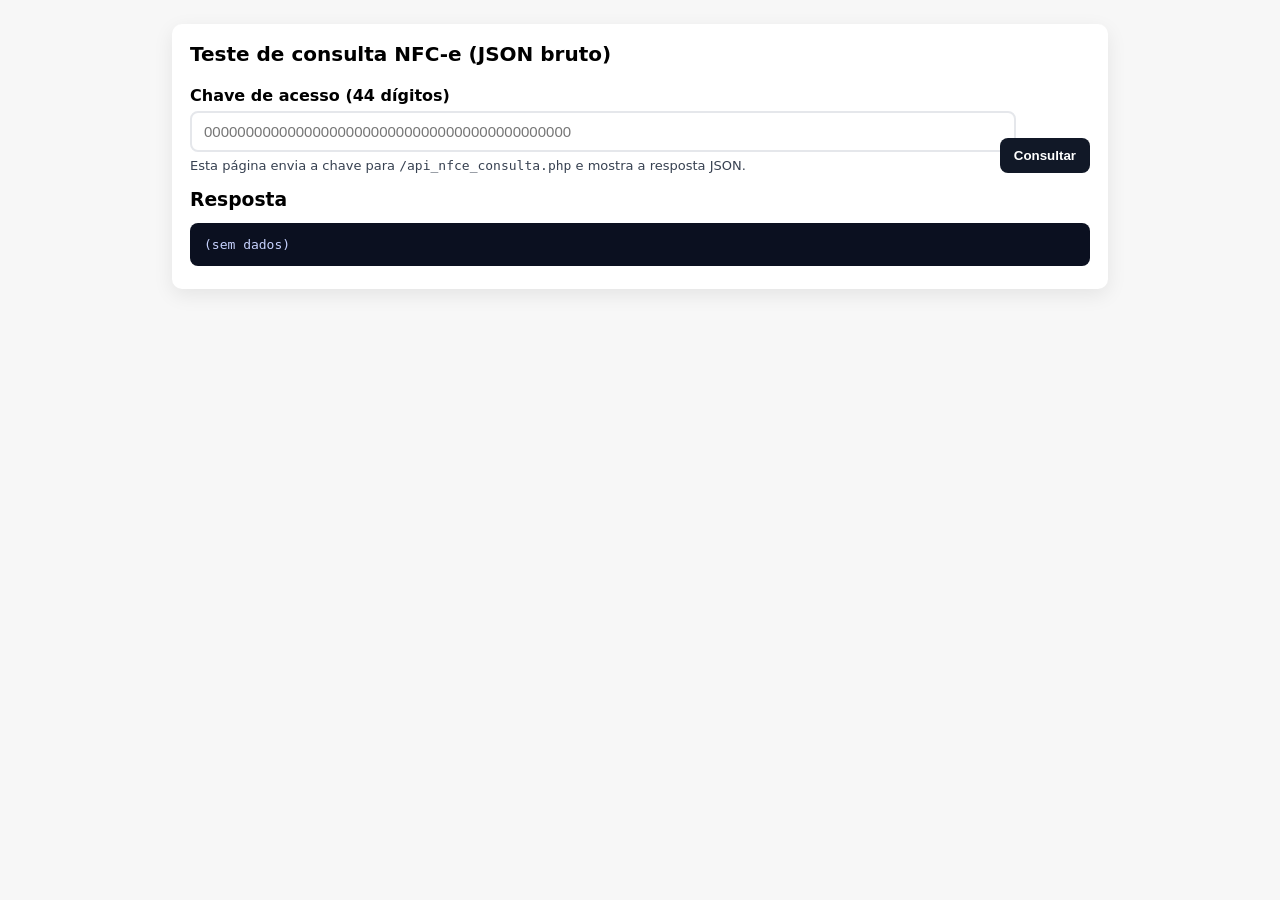
<file: test_nfce.html>
<!DOCTYPE html>
<html lang="pt-BR">
<head>
  <meta charset="utf-8">
  <meta name="viewport" content="width=device-width, initial-scale=1">
  <title>Teste NFC-e - JSON</title>
  <style>
    body { font-family: system-ui, -apple-system, Segoe UI, Roboto, Helvetica, Arial, sans-serif; margin: 24px; background:#f7f7f7; }
    .wrap { max-width: 900px; margin:0 auto; background:#fff; border-radius:10px; padding:18px 18px 10px; box-shadow: 0 6px 20px rgba(0,0,0,.08); }
    h1 { margin: 0 0 12px; font-size: 20px; }
    label { display:block; font-weight:700; margin:8px 0 6px; }
    input { width:100%; padding:10px 12px; border:2px solid #e5e7eb; border-radius:8px; font-size:15px; }
    button { margin-top:12px; background:#111827; color:#fff; border:none; padding:10px 14px; border-radius:8px; cursor:pointer; font-weight:700; }
    button:disabled { opacity:.6; cursor:not-allowed; }
    .row { display:flex; gap:12px; align-items:flex-end; }
    .col { flex:1; }
    pre { background:#0b1020; color:#c7d2fe; padding:14px; border-radius:8px; overflow:auto; max-height:60vh; }
    .hint { color:#374151; font-size:13px; margin-top:6px; }
    a { color:#2563eb; text-decoration:none; }
  </style>
</head>
<body>
  <div class="wrap">
    <h1>Teste de consulta NFC-e (JSON bruto)</h1>
    <div class="row">
      <div class="col">
        <label>Chave de acesso (44 dígitos)</label>
        <input id="chave" maxlength="44" placeholder="00000000000000000000000000000000000000000000">
        <div class="hint">Esta página envia a chave para <code>/api_nfce_consulta.php</code> e mostra a resposta JSON.</div>
      </div>
      <div>
        <button id="btn">Consultar</button>
      </div>
    </div>

    <div id="link-publico" class="hint" style="margin-top:10px;"></div>

    <h3 style="margin:16px 0 8px;">Resposta</h3>
    <pre id="out">(sem dados)</pre>
  </div>

  <script>
    const elChave = document.getElementById('chave');
    const elBtn = document.getElementById('btn');
    const elOut = document.getElementById('out');
    const elLink = document.getElementById('link-publico');

    function pretty(obj){
      try { return JSON.stringify(obj, null, 2); } catch(e){ return String(obj); }
    }

    async function consultar(){
      let chave = (elChave.value || '').replace(/\D/g,'');
      if (chave.length !== 44){
        alert('Informe os 44 dígitos da chave.');
        return;
      }
      elBtn.disabled = true; elBtn.textContent = 'Consultando...';
      elOut.textContent = '(consultando...)';
      elLink.textContent = '';
      try {
        const fd = new FormData(); fd.append('chave', chave);
        const r = await fetch('/api_nfce_consulta.php', { method: 'POST', body: fd, credentials: 'same-origin', headers: { 'Accept': 'application/json' } });
        let data;
        try { data = await r.json(); }
        catch(e){ data = { error: 'Resposta não-JSON', status: r.status, text: await r.text() }; }
        elOut.textContent = pretty(data);
        if (data && data.url_publica){
          elLink.innerHTML = 'Página pública: <a href="' + data.url_publica + '" target="_blank" rel="noopener">abrir</a>';
        }
      } catch (e) {
        elOut.textContent = pretty({ error: e && e.message ? e.message : String(e) });
      } finally {
        elBtn.disabled = false; elBtn.textContent = 'Consultar';
      }
    }

    elBtn.addEventListener('click', consultar);
    elChave.addEventListener('keydown', (e)=>{ if (e.key==='Enter') consultar(); });
  </script>
</body>
</html>
</file>
<file: style.css>
/* Fonte Arponasan - Manual de Identidade Visual */
/* 01 - Arpona Sans Black */
@font-face {
    font-family: 'Arponasan';
    src: local('ArponaSans Black'), 
         url('./Arponasan/fonnts.com-ArponaSans_Black.otf') format('opentype');
    font-weight: 900;
    font-style: normal;
    font-display: swap;
}

/* 02 - Arpona Sans Light */
@font-face {
    font-family: 'Arponasan';
    src: local('ArponaSans Light'), 
         url('./Arponasan/fonnts.com-ArponaSans_Light.otf') format('opentype');
    font-weight: 300;
    font-style: normal;
    font-display: swap;
}

/* 03 - Arpona Sans Médio */
@font-face {
    font-family: 'Arponasan';
    src: local('ArponaSans Medium'), 
         url('./Arponasan/fonnts.com-ArponaSans_Medium.otf') format('opentype');
    font-weight: 500;
    font-style: normal;
    font-display: swap;
}

/* Reset e Base */
* {
    margin: 0;
    padding: 0;
    box-sizing: border-box;
}

html {
    scroll-behavior: smooth;
    /* Previne zoom horizontal em dispositivos móveis */
    overflow-x: hidden;
}

body {
    font-family: 'Arponasan', -apple-system, BlinkMacSystemFont, 'Segoe UI', Roboto, 'Helvetica Neue', Arial, sans-serif;
    line-height: 1.6;
    color: #333;
    /* Previne zoom horizontal em dispositivos móveis */
    overflow-x: hidden;
    /* Melhora a performance em dispositivos móveis */
    -webkit-font-smoothing: antialiased;
    -moz-osx-font-smoothing: grayscale;
    /* Padding removido para eliminar faixa branca no topo */
    padding-top: 0;
}

.container {
    max-width: 1200px;
    margin: 0 auto;
    padding: 0 1rem;
}

.container-header {
    max-width: 1200px;
    margin: 0 auto;
    padding: 0 1rem;
}

/* Container responsivo para dispositivos pequenos */
@media (max-width: 480px) {
    .container {
        padding: 0 0.75rem;
    }
}

@media (max-width: 360px) {
    .container {
        padding: 0 0.5rem;
    }
}

/* Utility Classes */
.highlight {
    color: #000000;
}

.highlight-orange {
    color: #ea580c;
}

.highlight-purple {
    color: #9333ea;
}

/* Header Simples */
.header-simple {
    height: 0;
    position: relative;
}

.header-spacer {
    height: 0;
}

/* CSS do body já definido acima - removido duplicação */

/* Hero Section */
.hero {
    position: relative;
    background: #D9251A;
    color: white;
    padding: 8rem 0;
    min-height: 70vh;
    overflow: hidden;
}

.hero-bg {
    position: absolute;
    inset: 0;
}

.hero-bg-img {
    width: 100%;
    height: 100%;
    object-fit: cover;
    object-position: center 20%;
    opacity: 0.8;
}

.hero-overlay {
    position: absolute;
    inset: 0;
    background: linear-gradient(135deg, rgba(220, 38, 38, 0.3), rgba(234, 88, 12, 0.3));
}

.hero-decorations {
    position: absolute;
    inset: 0;
    opacity: 0.05;
    pointer-events: none;
}

.decoration {
    position: absolute;
    border-radius: 50%;
    filter: blur(3rem);
}

.decoration-1 {
    top: 2.5rem;
    left: 2.5rem;
    width: 8rem;
    height: 8rem;
    background: #fbbf24;
}

.decoration-2 {
    top: 10rem;
    right: 5rem;
    width: 12rem;
    height: 12rem;
    background: #a855f7;
}

.decoration-3 {
    bottom: 5rem;
    left: 33.333333%;
    width: 10rem;
    height: 10rem;
    background: #fb923c;
}

.hero-content {
    position: relative;
    z-index: 10;
    display: flex;
    align-items: center;
    justify-content: center;
    min-height: 50vh;
}

/* Hero cards removidos para dar mais destaque à imagem de fundo */

/* Seção Diferenciais Elegante */
.diferenciais-elegante {
    padding: 6rem 0;
    background: linear-gradient(135deg, #f8fafc 0%, #ffffff 50%, #f1f5f9 100%);
    position: relative;
}

.diferenciais-elegante::before {
    content: '';
    position: absolute;
    top: 0;
    left: 0;
    right: 0;
    height: 1px;
    background: linear-gradient(90deg, transparent, rgba(217, 37, 26, 0.2), transparent);
}

/* Header Elegante */
.elegante-header {
    text-align: center;
    margin-bottom: 5rem;
}

.elegante-title {
    font-size: 2.75rem;
    font-weight: 800;
    color: #1e293b;
    margin-bottom: 1rem;
    line-height: 1.2;
}

.title-highlight {
    color: #D9251A;
    position: relative;
}

.title-highlight::after {
    content: '';
    position: absolute;
    bottom: -4px;
    left: 0;
    right: 0;
    height: 3px;
    background: linear-gradient(90deg, #D9251A, #F7C700);
    border-radius: 2px;
}

.elegante-subtitle {
    font-size: 1.25rem;
    color: #64748b;
    max-width: 500px;
    margin: 0 auto;
}

/* Grid de Cards */
.elegante-grid {
    display: grid;
    gap: 2rem;
    margin-bottom: 5rem;
}

@media (min-width: 768px) {
    .elegante-grid {
        grid-template-columns: repeat(3, 1fr);
        gap: 2rem;
    }
}

/* Cards com Flip Effect */
.elegante-card {
    height: 350px;
    perspective: 1000px;
}

.card-inner {
    position: relative;
    width: 100%;
    height: 100%;
    text-align: center;
    transition: transform 0.8s;
    transform-style: preserve-3d;
    cursor: pointer;
}

.elegante-card:hover .card-inner {
    transform: rotateY(180deg);
}

.card-front,
.card-back {
    position: absolute;
    width: 100%;
    height: 100%;
    backface-visibility: hidden;
    border-radius: 20px;
    padding: 2rem;
    display: flex;
    flex-direction: column;
    justify-content: center;
    align-items: center;
    box-shadow: 0 10px 30px rgba(0, 0, 0, 0.1);
}

.card-front {
    background: white;
    border: 1px solid rgba(226, 232, 240, 0.8);
}

.card-back {
    transform: rotateY(180deg);
    color: white;
}

.red-back {
    background: linear-gradient(135deg, #D9251A, #ef4444);
}

.yellow-back {
    background: linear-gradient(135deg, #F7C700, #eab308);
}

.gray-back {
    background: linear-gradient(135deg, #64748b, #94a3b8);
}

/* Ícones dos Cards */
.card-icon-wrapper {
    margin-bottom: 1.5rem;
}

.card-icon {
    width: 80px;
    height: 80px;
    border-radius: 16px;
    display: flex;
    align-items: center;
    justify-content: center;
    font-size: 2rem;
    color: white;
    margin: 0 auto;
    transition: all 0.3s ease;
}

.red-theme {
    background: linear-gradient(135deg, #D9251A, #ef4444);
    box-shadow: 0 8px 25px rgba(217, 37, 26, 0.3);
}

.yellow-theme {
    background: linear-gradient(135deg, #F7C700, #eab308);
    box-shadow: 0 8px 25px rgba(247, 199, 0, 0.3);
}

.gray-theme {
    background: linear-gradient(135deg, #64748b, #94a3b8);
    box-shadow: 0 8px 25px rgba(100, 116, 139, 0.3);
}

.elegante-card:hover .card-icon {
    transform: scale(1.1);
}

/* Conteúdo dos Cards */
.card-front h3 {
    font-size: 1.5rem;
    font-weight: 700;
    color: #1e293b;
    margin-bottom: 1rem;
}

.card-front p {
    color: #64748b;
    line-height: 1.6;
    margin-bottom: 1.5rem;
}

.card-arrow {
    color: #D9251A;
    font-size: 1.25rem;
    opacity: 0.7;
    transition: all 0.3s ease;
}

.elegante-card:hover .card-arrow {
    opacity: 1;
    transform: translateX(5px);
}

/* Conteúdo do Verso */
.back-content h4 {
    font-size: 1.5rem;
    font-weight: 700;
    margin-bottom: 1.5rem;
}

.back-content ul {
    list-style: none;
    padding: 0;
    margin: 0;
}

.back-content li {
    padding: 0.5rem 0;
    font-size: 1.1rem;
    font-weight: 500;
    opacity: 0.9;
}

/* Call to Action */
.elegante-cta {
    text-align: center;
    padding: 3rem 2rem;
    background: rgba(255, 255, 255, 0.8);
    border-radius: 20px;
    border: 1px solid rgba(226, 232, 240, 0.8);
    box-shadow: 0 4px 20px rgba(0, 0, 0, 0.05);
}

.elegante-cta h3 {
    font-size: 2rem;
    font-weight: 800;
    color: #1e293b;
    margin-bottom: 0.5rem;
}

.elegante-cta p {
    color: #64748b;
    font-size: 1.125rem;
    margin-bottom: 2rem;
}

.elegante-button {
    background: linear-gradient(135deg, #D9251A, #F7C700);
    color: white;
    border: none;
    padding: 1rem 2rem;
    border-radius: 12px;
    font-size: 1.1rem;
    font-weight: 600;
    cursor: pointer;
    transition: all 0.3s ease;
    display: inline-flex;
    align-items: center;
    gap: 0.75rem;
    box-shadow: 0 8px 25px rgba(217, 37, 26, 0.3);
}

.elegante-button:hover {
    transform: translateY(-2px);
    box-shadow: 0 12px 35px rgba(217, 37, 26, 0.4);
}

.elegante-button i {
    transition: transform 0.3s ease;
}

.elegante-button:hover i {
    transform: translateX(3px);
}

/* Responsividade */
@media (max-width: 768px) {
    .diferenciais-elegante {
        padding: 4rem 0;
    }
    
    .elegante-header {
        margin-bottom: 3rem;
    }
    
    .elegante-title {
        font-size: 2rem;
    }
    
    .elegante-subtitle {
        font-size: 1rem;
    }
    
    .elegante-grid {
        margin-bottom: 3rem;
    }
    
    .elegante-card {
        height: 300px;
    }
    
    .card-front,
    .card-back {
        padding: 1.5rem;
    }
    
    .card-icon {
        width: 60px;
        height: 60px;
        font-size: 1.5rem;
    }
    
    .card-front h3 {
        font-size: 1.25rem;
    }
    
    .card-front p {
        font-size: 0.9rem;
    }
    
    .back-content h4 {
        font-size: 1.25rem;
    }
    
    .back-content li {
        font-size: 1rem;
    }
    
    .elegante-cta {
        padding: 2rem 1.5rem;
    }
    
    .elegante-cta h3 {
        font-size: 1.5rem;
    }
    
    .elegante-button {
        padding: 0.875rem 1.5rem;
        font-size: 1rem;
    }
}

/* Melhorias para dispositivos muito pequenos - Seção Diferenciais */
@media (max-width: 480px) {
    .diferenciais-elegante {
        padding: 3rem 0;
    }
    
    .elegante-title {
        font-size: 1.75rem;
        line-height: 1.3;
    }
    
    .elegante-subtitle {
        font-size: 0.9rem;
    }
    
    .elegante-card {
        height: 280px;
        /* Desabilita o flip em dispositivos muito pequenos para melhor usabilidade */
        perspective: none;
    }
    
    .elegante-card:hover .card-inner {
        transform: none;
    }
    
    .card-front,
    .card-back {
        padding: 1.25rem;
        position: relative;
        backface-visibility: visible;
    }
    
    .card-back {
        display: none;
    }
    
    .card-icon {
        width: 50px;
        height: 50px;
        font-size: 1.25rem;
    }
    
    .card-front h3 {
        font-size: 1.1rem;
    }
    
    .card-front p {
        font-size: 0.85rem;
        line-height: 1.5;
    }
    
    .elegante-cta {
        padding: 2rem 1rem;
    }
    
    .elegante-cta h3 {
        font-size: 1.25rem;
    }
    
    .elegante-cta p {
        font-size: 0.9rem;
    }
}

/* Estilos da seção de vídeo removidos - agora o vídeo é fundo dos diferenciais */

/* Section Headers */
.section-header {
    text-align: center;
    margin-bottom: 4rem;
}



.section-header h2 {
    font-size: 2.5rem;
    font-weight: bold;
    color: #1f2937;
    margin-bottom: 1rem;
}

@media (min-width: 768px) {
    .section-header h2 {
        font-size: 3rem;
    }
}

.section-header p {
    font-size: 1.25rem;
    color: #4b5563;
    max-width: 48rem;
    margin: 0 auto;
}

/* Sobre Section - Design Moderno e Inovador */
/* Cores do Manual de Identidade Visual:
   Vermelho Principal: #D9251A (RGB: 217, 37, 26) - Pantone 480º C
   Amarelo Secundário: #F7C700 (RGB: 247, 199, 0) - Pantone 7406 C  
   Cinza Neutro: #F1F2F2 (RGB: 241, 242, 242) - Pantone 663 C */
/* ================================
   SEÇÃO SOBRE - ESTILO IPIRANGA CLEAN
   ================================ */
.sobre-ipiranga {
    padding: 8rem 0;
    position: relative;
    overflow: hidden;
    border-top: 6px solid #D9251A;
    border-bottom: 4px solid #F7C700;
}

/* Vídeo de fundo */
.background-video {
    position: absolute;
    top: 0;
    left: 0;
    width: 100%;
    height: 100%;
    object-fit: cover;
    z-index: -2;
}

/* Responsividade para dispositivos móveis */
@media (max-width: 768px) {
    .background-video {
        /* Em dispositivos móveis, ajustar posição para melhor visualização */
        object-position: center center;
    }
    
    .sobre-ipiranga::before {
        /* Aumentar um pouco a opacidade em mobile para melhor legibilidade */
        background: rgba(241, 242, 242, 0.8);
    }
}

/* Overlay para garantir legibilidade do texto */
.sobre-ipiranga::before {
    content: '';
    position: absolute;
    top: 0;
    left: 0;
    width: 100%;
    height: 100%;
    background: rgba(0, 0, 0, 0.75);
    z-index: -1;
}





/* Header da seção */
.sobre-ipiranga .section-header {
    text-align: center;
    margin-bottom: 4rem;
}

.sobre-ipiranga .brand-showcase {
    display: flex;
    align-items: center;
    justify-content: center;
    gap: 3rem;
    flex-wrap: wrap;
    position: relative;
    z-index: 2;
}

.sobre-ipiranga .brand-logo {
    width: 140px;
    height: 140px;
    object-fit: contain;
    filter: 
        drop-shadow(0 8px 25px rgba(0, 0, 0, 0.8))
        drop-shadow(0 0 20px rgba(255, 255, 255, 0.9))
        brightness(1.1)
        contrast(1.2);
    transition: transform 0.3s ease;
    background: rgba(255, 255, 255, 0.95);
    border-radius: 15px;
    padding: 12px;
    border: 2px solid rgba(255, 255, 255, 0.3);
    box-shadow: 
        0 10px 30px rgba(0, 0, 0, 0.5),
        inset 0 1px 0 rgba(255, 255, 255, 0.8);
}

.sobre-ipiranga .brand-logo:hover {
    transform: scale(1.05);
}

.sobre-ipiranga .brand-info {
    text-align: center;
}

.sobre-ipiranga .brand-title {
    font-size: 3.5rem;
    font-weight: 900;
    color: #ffffff;
    margin: 0 0 1rem 0;
    line-height: 1.1;
    letter-spacing: -0.02em;
    text-shadow: 2px 2px 6px rgba(0, 0, 0, 0.8);
}

.sobre-ipiranga .brand-highlight {
    color: #ffffff;
}

.sobre-ipiranga .brand-slogan {
    margin-top: 1rem;
    text-align: center;
}

.slogan-yellow {
    font-size: 1.4rem;
    color: #ffffff;
    font-weight: 700;
    text-shadow: 2px 2px 6px rgba(0, 0, 0, 0.8);
}

.slogan-red {
    font-size: 1.4rem;
    color: #ffffff;
    font-weight: 700;
    text-shadow: 2px 2px 6px rgba(0, 0, 0, 0.8);
}

.brand-slogan p {
    margin: 0.5rem 0 0 0;
    line-height: 1.3;
    letter-spacing: -0.01em;
}



/* Responsividade */
@media (max-width: 768px) {
    .sobre-ipiranga {
        padding: 6rem 0;
    }
    
    .sobre-ipiranga .brand-showcase {
        flex-direction: column;
        text-align: center;
        gap: 2rem;
    }
    
    .sobre-ipiranga .brand-info {
        text-align: center;
    }
    
    .sobre-ipiranga .brand-title {
        font-size: 2.8rem;
    }
    
    .sobre-ipiranga .brand-logo {
        width: 120px;
        height: 120px;
    }
    

}

@media (max-width: 480px) {
    .sobre-ipiranga .brand-title {
        font-size: 2rem;
    }
    
    .slogan-yellow,
    .slogan-red {
        font-size: 1.1rem;
    }
}

/* Estilos removidos - seção moderna não utilizada */

.element-1 {
    width: 100px;
    height: 100px;
    top: 10%;
    left: 5%;
    animation-delay: 0s;
}

.element-2 {
    width: 150px;
    height: 150px;
    top: 20%;
    right: 10%;
    animation-delay: 2s;
}

.element-3 {
    width: 80px;
    height: 80px;
    bottom: 30%;
    left: 15%;
    animation-delay: 4s;
}

.element-4 {
    width: 120px;
    height: 120px;
    bottom: 10%;
    right: 20%;
    animation-delay: 1s;
}

.element-5 {
    width: 60px;
    height: 60px;
    top: 50%;
    left: 50%;
    animation-delay: 3s;
}

@keyframes floating {
    0%, 100% {
        transform: translateY(0px) rotate(0deg);
        opacity: 0.3;
    }
    50% {
        transform: translateY(-25px) rotate(180deg);
        opacity: 0.6;
    }
}

/* Header moderno */
.modern-header {
    text-align: center;
    margin-bottom: 6rem;
    position: relative;
    z-index: 10;
}

.brand-showcase {
    display: flex;
    align-items: center;
    justify-content: center;
    gap: 3rem;
    flex-wrap: wrap;
}

.logo-container {
    position: relative;
    display: flex;
    align-items: center;
    justify-content: center;
}

.floating-logo {
    width: 120px;
    height: 120px;
    object-fit: contain;
    border-radius: 24px;
    box-shadow: 0 8px 25px rgba(0, 0, 0, 0.3);
    animation: logoFloat 3s ease-in-out infinite;
    position: relative;
    z-index: 3;
    background: #ffffff;
    padding: 15px;
    border: 1px solid rgba(255, 255, 255, 0.3);
}

.logo-glow {
    display: none;
}

@keyframes logoFloat {
    0%, 100% {
        transform: translateY(0px) rotate(0deg);
    }
    50% {
        transform: translateY(-10px) rotate(5deg);
    }
}

@keyframes glowPulse {
    0% {
        transform: scale(1);
        opacity: 0.5;
    }
    100% {
        transform: scale(1.1);
        opacity: 0.8;
    }
}

.brand-info {
    text-align: left;
}

.brand-title {
    font-size: 3.5rem;
    font-weight: 900;
    margin-bottom: 1rem;
    line-height: 1.1;
}

.title-line-1 {
    display: block;
    color: #ffffff;
    font-weight: 800;
    animation: titleSlideIn 1s ease-out;
}

.title-line-2 {
    display: block;
    color: #F7C700;
    font-weight: 800;
    animation: titleSlideIn 1s ease-out 0.2s both;
}

@keyframes titleSlideIn {
    from {
        opacity: 0;
        transform: translateY(30px);
    }
    to {
        opacity: 1;
        transform: translateY(0);
    }
}

.brand-tagline {
    display: flex;
    flex-direction: column;
    gap: 0.5rem;
}

.tagline-text {
    color: rgba(255, 255, 255, 0.8);
    font-size: 1.25rem;
    font-weight: 400;
    text-shadow: none;
}

.tagline-accent {
    color: #F7C700;
    font-size: 1.25rem;
    font-weight: 600;
}

/* Cards modernos */
.modern-cards-container {
    display: grid;
    gap: 3rem;
    position: relative;
    z-index: 10;
    margin-bottom: 4rem;
}

@media (min-width: 1024px) {
    .modern-cards-container {
        grid-template-columns: repeat(3, 1fr);
        gap: 2rem;
    }
}

.modern-card {
    position: relative;
    background: linear-gradient(145deg, rgba(255, 255, 255, 0.1), rgba(255, 255, 255, 0.05));
    backdrop-filter: blur(20px);
    border: 1px solid rgba(255, 255, 255, 0.2);
    border-radius: 24px;
    padding: 2.5rem;
    transition: all 0.4s cubic-bezier(0.175, 0.885, 0.32, 1.275);
    overflow: hidden;
    cursor: pointer;
    box-shadow: 0 8px 32px rgba(0, 0, 0, 0.3);
}

.modern-card::before {
    content: '';
    position: absolute;
    inset: 0;
    background: linear-gradient(145deg, transparent 0%, rgba(255, 255, 255, 0.1) 50%, transparent 100%);
    opacity: 0;
    transition: opacity 0.3s ease;
    border-radius: 24px;
}

.modern-card:hover::before {
    opacity: 1;
}

.modern-card:hover {
    transform: translateY(-10px) scale(1.02);
    box-shadow: 0 20px 40px rgba(0, 0, 0, 0.4);
    border: 1px solid rgba(247, 199, 0, 0.5);
}

.card-background {
    position: absolute;
    inset: 0;
    opacity: 0;
    transition: opacity 0.3s ease;
    border-radius: 20px;
}

.mission-card .card-background {
    background: linear-gradient(135deg, rgba(217, 37, 26, 0.2), rgba(217, 37, 26, 0.05));
}

.vision-card .card-background {
    background: linear-gradient(135deg, rgba(247, 199, 0, 0.2), rgba(247, 199, 0, 0.05));
}

.values-card .card-background {
    background: linear-gradient(135deg, rgba(255, 255, 255, 0.1), rgba(255, 255, 255, 0.05));
}

.modern-card:hover .card-background {
    opacity: 1;
}

.card-header {
    display: flex;
    align-items: center;
    gap: 1.5rem;
    margin-bottom: 2rem;
}

.icon-container {
    position: relative;
    width: 80px;
    height: 80px;
    display: flex;
    align-items: center;
    justify-content: center;
    border-radius: 20px;
    font-size: 2.5rem;
    color: white;
    overflow: hidden;
}

.icon-bg {
    position: absolute;
    inset: 0;
    border-radius: 20px;
    transition: all 0.3s ease;
}

.mission-icon .icon-bg {
    background: linear-gradient(135deg, #D9251A, #D9251A);
}

.vision-icon .icon-bg {
    background: linear-gradient(135deg, #F7C700, #F7C700);
}

.values-icon .icon-bg {
    background: linear-gradient(135deg, #F1F2F2, #F1F2F2);
}

.values-icon i {
    color: #D9251A !important;
}

.icon-container i {
    position: relative;
    z-index: 2;
    transition: transform 0.3s ease;
}

.modern-card:hover .icon-container i {
    transform: scale(1.2) rotate(10deg);
}

.icon-particles {
    position: absolute;
    inset: 0;
}

.particle {
    position: absolute;
    width: 6px;
    height: 6px;
    background: rgba(255, 255, 255, 0.8);
    border-radius: 50%;
    opacity: 0;
    animation: particleFloat 3s ease-in-out infinite;
}

.particle.p1 {
    top: 20%;
    left: 20%;
    animation-delay: 0s;
}

.particle.p2 {
    top: 60%;
    right: 20%;
    animation-delay: 1s;
}

.particle.p3 {
    bottom: 20%;
    left: 60%;
    animation-delay: 2s;
}

@keyframes particleFloat {
    0%, 100% {
        opacity: 0;
        transform: translateY(0px) scale(0.5);
    }
    50% {
        opacity: 1;
        transform: translateY(-20px) scale(1);
    }
}

.modern-card:hover .particle {
    animation-duration: 1.5s;
}

.card-title {
    font-size: 1.8rem;
    font-weight: 700;
    color: #ffffff;
    margin: 0;
    position: relative;
}

.card-title::after {
    content: '';
    position: absolute;
    bottom: -8px;
    left: 0;
    width: 0;
    height: 3px;
    background: linear-gradient(90deg, #F7C700, #F7C700);
    transition: width 0.3s ease;
}

.modern-card:hover .card-title::after {
    width: 100%;
}

.card-content {
    position: relative;
    z-index: 2;
}

.card-content p {
    color: rgba(255, 255, 255, 0.85);
    font-size: 1.1rem;
    line-height: 1.8;
    margin: 0;
}

.card-decorator {
    position: absolute;
    bottom: -20px;
    right: -20px;
    width: 100px;
    height: 100px;
    border-radius: 50%;
    opacity: 0.1;
    transition: all 0.3s ease;
}

.mission-decorator {
    background: radial-gradient(circle, #D9251A, transparent);
}

.vision-decorator {
    background: radial-gradient(circle, #F7C700, transparent);
}

.values-decorator {
    background: radial-gradient(circle, #F1F2F2, transparent);
}

.modern-card:hover .card-decorator {
    opacity: 0.3;
    transform: scale(1.2);
}

/* Linhas conectivas */
.connection-lines {
    position: relative;
    height: 100px;
    display: flex;
    align-items: center;
    justify-content: center;
    margin-top: 3rem;
    z-index: 5;
}

.connecting-svg {
    width: 100%;
    max-width: 800px;
    height: 100%;
}

.connection-path {
    stroke-dasharray: 10;
    animation: pathAnimation 3s ease-in-out infinite;
}

@keyframes pathAnimation {
    0%, 100% {
        stroke-dashoffset: 0;
        opacity: 0.6;
    }
    50% {
        stroke-dashoffset: 20;
        opacity: 1;
    }
}

/* Responsividade */
@media (max-width: 1023px) {
    .brand-showcase {
        flex-direction: column;
        text-align: center;
    }
    
    .brand-info {
        text-align: center;
    }
    
    .brand-title {
        font-size: 2.5rem;
    }
    
    .floating-logo {
        width: 100px;
        height: 100px;
    }
}

@media (max-width: 767px) {
    .sobre-modern {
        padding: 4rem 0;
    }
    
    .modern-header {
        margin-bottom: 4rem;
    }
    
    .brand-title {
        font-size: 2rem;
    }
    
    .tagline-text,
    .tagline-accent {
        font-size: 1rem;
    }
    
    .modern-card {
        padding: 2rem;
        border-radius: 20px;
    }
    
    .card-header {
        flex-direction: column;
        text-align: center;
        gap: 1rem;
    }
    
    .icon-container {
        width: 60px;
        height: 60px;
        font-size: 2rem;
    }
    
    .card-title {
        font-size: 1.5rem;
    }
    
    .card-content p {
        font-size: 1rem;
    }
}

/* Melhorias para dispositivos muito pequenos - Seção Sobre */
@media (max-width: 480px) {
    .sobre-modern {
        padding: 3rem 0;
    }
    
    .floating-logo {
        width: 80px;
        height: 80px;
        padding: 10px;
    }
    
    .brand-title {
        font-size: 1.75rem;
    }
    
    .tagline-text,
    .tagline-accent {
        font-size: 0.9rem;
    }
    
    .modern-card {
        padding: 1.5rem;
        border-radius: 16px;
    }
    
    .card-title {
        font-size: 1.25rem;
    }
    
    .card-content p {
        font-size: 0.9rem;
    }
    
    /* Simplifica animações em dispositivos pequenos para melhor performance */
    .floating-element {
        display: none;
    }
}



/* Serviços Section */
.servicos {
    padding: 5rem 0;
    background: #F1F2F2;
    position: relative;
    border-top: 4px solid #F7C700;
}

/* Serviços Section - Layout Moderno */
.servicos-modern {
    padding: 6rem 0;
    position: relative;
    border-top: 4px solid #F7C700;
    border-bottom: 4px solid #D9251A;
    overflow: hidden;
}

.servicos-modern::before {
    content: '';
    position: absolute;
    top: 0;
    left: 0;
    width: 100%;
    height: 100%;
    background: url('nossos serviços/fundo.jpg');
    background-size: cover;
    background-position: center;
    background-repeat: no-repeat;
    background-attachment: fixed;
    filter: blur(3px);
    z-index: -2;
}

.servicos-modern::after {
    content: '';
    position: absolute;
    top: 0;
    left: 0;
    width: 100%;
    height: 100%;
    background: rgba(255, 255, 255, 0.92);
    z-index: -1;
}

.section-header-modern {
    text-align: center;
    margin-bottom: 4rem;
}

.section-header-modern h2 {
    font-size: 2.5rem;
    font-weight: 900;
    color: #000000;
    margin-bottom: 1rem;
    text-shadow: 2px 2px 4px rgba(255, 255, 255, 0.9);
}

.section-header-modern p {
    font-size: 1.2rem;
    color: #000000;
    max-width: 600px;
    margin: 0 auto;
    line-height: 1.6;
    font-weight: 500;
    text-shadow: 1px 1px 2px rgba(255, 255, 255, 0.9);
}

.servicos-grid-modern {
    display: grid;
    grid-template-columns: repeat(auto-fit, minmax(350px, 1fr));
    gap: 2rem;
    max-width: 1200px;
    margin: 0 auto;
}

.servico-card-modern {
    background: #ffffff;
    border-radius: 20px;
    overflow: hidden;
    box-shadow: 
        0 10px 30px rgba(0, 0, 0, 0.1),
        0 1px 8px rgba(0, 0, 0, 0.06);
    transition: all 0.3s ease;
    border: 1px solid rgba(255, 255, 255, 0.8);
}

.servico-card-modern:hover {
    transform: translateY(-8px);
    box-shadow: 
        0 20px 40px rgba(0, 0, 0, 0.15),
        0 10px 20px rgba(217, 37, 26, 0.1);
}

.servico-image-modern {
    position: relative;
    height: 200px;
    overflow: hidden;
}

.servico-img {
    width: 100%;
    height: 100%;
    object-fit: cover;
    transition: transform 0.3s ease;
}

.servico-card-modern:hover .servico-img {
    transform: scale(1.05);
}

.servico-overlay {
    position: absolute;
    top: 0;
    left: 0;
    width: 100%;
    height: 100%;
    background: linear-gradient(
        135deg,
        rgba(217, 37, 26, 0.8) 0%,
        rgba(247, 199, 0, 0.7) 100%
    );
    display: flex;
    align-items: center;
    justify-content: center;
    opacity: 0;
    transition: opacity 0.3s ease;
}

.servico-card-modern:hover .servico-overlay {
    opacity: 1;
}

.servico-icon-modern {
    background: rgba(255, 255, 255, 0.95);
    border-radius: 50%;
    padding: 1rem;
    box-shadow: 0 5px 15px rgba(0, 0, 0, 0.2);
}

.icon-logo {
    width: 60px;
    height: 60px;
    object-fit: contain;
}

.servico-content-modern {
    padding: 2rem;
}

.servico-content-modern h3 {
    font-size: 1.4rem;
    font-weight: 800;
    color: #1e293b;
    margin-bottom: 0.5rem;
}

.servico-content-modern p {
    font-size: 1rem;
    color: #64748b;
    margin-bottom: 1.5rem;
    font-style: italic;
}

.servico-list-modern {
    list-style: none;
    padding: 0;
    margin: 0;
}

.servico-list-modern li {
    padding: 0.5rem 0;
    border-bottom: 1px solid rgba(226, 232, 240, 0.6);
    color: #475569;
    font-size: 0.95rem;
    position: relative;
    padding-left: 1.5rem;
}

.servico-list-modern li:last-child {
    border-bottom: none;
}

.servico-list-modern li::before {
    content: '✓';
    position: absolute;
    left: 0;
    color: #D9251A;
    font-weight: bold;
}

.servicos-grid {
    display: grid;
    gap: 2rem;
    margin-bottom: 4rem;
}

@media (min-width: 768px) {
    .servicos-grid {
        grid-template-columns: repeat(2, 1fr);
    }
}

.servico-card {
    border-radius: 1rem;
    padding: 2rem;
    transition: all 0.3s;
    transform: scale(1);
    position: relative;
}

.servico-card:hover {
    box-shadow: 0 20px 25px -5px rgba(0, 0, 0, 0.1);
    transform: scale(1.05);
}

.servico-card.red-bg {
    background: #fef2f2;
}

.servico-card.yellow-bg {
    background: #fffbeb;
}

.servico-card.purple-bg {
    background: #faf5ff;
}

.servico-card.orange-bg {
    background: #fff7ed;
}

.servico-card.green-bg {
    background: #f0fdf4;
    min-height: 400px;
    display: flex;
    flex-direction: column;
}

.servico-card.blue-bg {
    background: #eff6ff;
    min-height: 400px;
    display: flex;
    flex-direction: column;
}

.servico-icon {
    width: 5rem;
    height: 5rem;
    border-radius: 50%;
    display: flex;
    align-items: center;
    justify-content: center;
    margin-bottom: 1.5rem;
    font-size: 3rem;
    color: white;
    transition: transform 0.3s;
}

.servico-card:hover .servico-icon {
    transform: scale(1.1);
}

.servico-icon.red {
    background: linear-gradient(135deg, #ef4444, #dc2626);
}

/* Remove o fundo vermelho quando há uma imagem de logo */
.servico-icon.red .servico-logo {
    background: transparent;
    width: 6rem;
    height: 6rem;
}

.servico-icon.red:has(.servico-logo) {
    background: transparent;
}

.servico-icon.yellow {
    background: linear-gradient(135deg, #eab308, #d97706);
}

.servico-icon.purple {
    background: linear-gradient(135deg, #a855f7, #9333ea);
}

/* Remove o fundo roxo quando há uma imagem de logo */
.servico-icon.purple .servico-logo {
    background: transparent;
    width: 6rem;
    height: 6rem;
}

.servico-icon.purple:has(.servico-logo) {
    background: transparent;
}

.servico-icon.orange {
    background: linear-gradient(135deg, #f97316, #ea580c);
}

/* Remove o fundo laranja quando há uma imagem de logo */
.servico-icon.orange .servico-logo {
    background: transparent;
    width: 8rem;
    height: 8rem;
}

.servico-icon.orange:has(.servico-logo) {
    background: transparent;
}

.servico-icon.green {
    background: linear-gradient(135deg, #22c55e, #16a34a);
}

/* Remove o fundo verde quando há uma imagem de logo */
.servico-icon.green .servico-logo {
    background: transparent;
    width: 6rem;
    height: 6rem;
}

.servico-icon.green:has(.servico-logo) {
    background: transparent;
}

.servico-icon.blue {
    background: linear-gradient(135deg, #3b82f6, #2563eb);
}

/* Remove o fundo azul quando há uma imagem de logo */
.servico-icon.blue .servico-logo {
    background: transparent;
    width: 6rem;
    height: 6rem;
}

.servico-icon.blue:has(.servico-logo) {
    background: transparent;
}

.servico-logo {
    width: 3rem;
    height: 3rem;
    object-fit: contain;
}

.servico-image-container {
    width: 100%;
    height: 100%;
    display: flex;
    align-items: center;
    justify-content: center;
    padding: 0;
    position: relative;
}

.servico-image {
    width: 100%;
    height: auto;
    min-height: 250px;
    object-fit: cover;
    border-radius: 0.5rem;
}

/* Ajuste específico para a imagem da Econorte */
.servico-card.green-bg .servico-image-container {
    align-items: center;
    padding: 0;
    height: 100%;
    flex-grow: 1;
    position: absolute;
    top: 0;
    left: 0;
    right: 0;
    bottom: 0;
    border-radius: 1rem;
    overflow: hidden;
}

.servico-card.green-bg .servico-image {
    object-fit: cover;
    object-position: center center;
    height: 100%;
    width: 100%;
    border-radius: 1rem;
}

/* Posicionamento da logo sobre a imagem no card da Econorte */
.servico-card.green-bg .servico-icon {
    position: absolute;
    top: 1.5rem;
    left: 1.5rem;
    z-index: 10;
    background: white;
    box-shadow: 0 4px 6px -1px rgba(0, 0, 0, 0.1);
}

/* Ajuste específico para a imagem do Help */
.servico-card.blue-bg .servico-image-container {
    align-items: center;
    padding: 0;
    height: 100%;
    flex-grow: 1;
    position: absolute;
    top: 0;
    left: 0;
    right: 0;
    bottom: 0;
    border-radius: 1rem;
    overflow: hidden;
}

.servico-card.blue-bg .servico-image {
    object-fit: cover;
    object-position: center center;
    height: 100%;
    width: 100%;
    border-radius: 1rem;
}

/* Posicionamento da logo sobre a imagem no card do Help */
.servico-card.blue-bg .servico-icon {
    position: absolute;
    top: 1.5rem;
    left: 1.5rem;
    z-index: 10;
    background: white;
    box-shadow: 0 4px 6px -1px rgba(0, 0, 0, 0.1);
}

/* Posicionamento do ícone sobre a imagem no card de troca de óleo */
.servico-card.red-bg .servico-icon {
    position: absolute;
    top: 1.5rem;
    left: 1.5rem;
    z-index: 10;
    background: white;
    box-shadow: 0 4px 6px -1px rgba(0, 0, 0, 0.1);
}

/* Posicionamento do ícone sobre a imagem no card da conveniência */
.servico-card.yellow-bg .servico-icon {
    position: absolute;
    top: 1.5rem;
    left: 1.5rem;
    z-index: 10;
    background: white;
    box-shadow: 0 4px 6px -1px rgba(0, 0, 0, 0.1);
}

/* Posicionamento do ícone sobre a imagem no card da barbearia */
.servico-card.purple-bg .servico-icon {
    position: absolute;
    top: 1.5rem;
    left: 1.5rem;
    z-index: 10;
    background: white;
    box-shadow: 0 4px 6px -1px rgba(0, 0, 0, 0.1);
}

/* Posicionamento do ícone sobre a imagem no card da açaiteria */
.servico-card.orange-bg .servico-icon {
    position: absolute;
    top: 1.5rem;
    left: 1.5rem;
    z-index: 10;
    background: white;
    box-shadow: 0 4px 6px -1px rgba(0, 0, 0, 0.1);
}

/* Estilo para a imagem dentro do círculo */
.icon-image {
    width: 85%;
    height: 85%;
    object-fit: contain;
    border-radius: 50%;
    margin: auto;
}

/* Efeito hover para o card de troca de óleo */
.hover-card {
    overflow: hidden;
}

.hover-card .servico-image-container {
    transition: transform 0.4s ease-in-out;
}

.hover-card:hover .servico-image-container {
    transform: translateY(-100%);
}

.servico-hover-content {
    position: absolute;
    bottom: 0;
    left: 0;
    right: 0;
    background: rgba(255, 255, 255, 0.95);
    padding: 2rem;
    transform: translateY(100%);
    transition: transform 0.4s ease-in-out;
}

.hover-card:hover .servico-hover-content {
    transform: translateY(0);
}

.servico-hover-content h3 {
    font-size: 1.25rem;
    font-weight: bold;
    color: #1f2937;
    margin-bottom: 1rem;
    text-align: center;
}

.servico-list {
    list-style: none;
    padding: 0;
    margin: 0;
}

.servico-list li {
    padding: 0.5rem 0;
    color: #374151;
    font-weight: 500;
    border-bottom: 1px solid #e5e7eb;
    position: relative;
    padding-left: 1.5rem;
}

.servico-list li:last-child {
    border-bottom: none;
}

.servico-list li::before {
    content: "•";
    color: #dc2626;
    font-weight: bold;
    position: absolute;
    left: 0;
}

.servico-card h3 {
    font-size: 1.5rem;
    font-weight: bold;
    color: #1f2937;
    margin-bottom: 1rem;
}

.servico-card p {
    color: #4b5563;
    margin-bottom: 1.5rem;
}

.servico-features {
    list-style: none;
}

.servico-features li {
    display: flex;
    align-items: center;
    gap: 0.75rem;
    margin-bottom: 0.75rem;
    color: #374151;
}

.feature-dot {
    width: 0.5rem;
    height: 0.5rem;
    border-radius: 50%;
}

.feature-dot.red {
    background: linear-gradient(135deg, #ef4444, #dc2626);
}

.feature-dot.yellow {
    background: linear-gradient(135deg, #eab308, #d97706);
}

.feature-dot.purple {
    background: linear-gradient(135deg, #a855f7, #9333ea);
}

.feature-dot.orange {
    background: linear-gradient(135deg, #f97316, #ea580c);
}

/* Estilos dos serviços adicionais removidos */

/* Seção Localização - Estilo Ipiranga Exato */
.location-ipiranga {
    padding: 4rem 0 6rem 0;
    position: relative;
    overflow: visible;
    background: 
        /* Overlay para melhorar legibilidade do texto */
        linear-gradient(rgba(255, 255, 255, 0.8), rgba(255, 255, 255, 0.8)),
        /* Imagem de fundo do mapa */
        url('local/posto1.png');
    background-size: cover;
    background-position: center;
    background-repeat: no-repeat;
    border-bottom: 4px solid #D9251A;
}

.ipiranga-background {
    position: absolute;
    top: 0;
    left: 0;
    width: 100%;
    height: 100%;
    z-index: 1;
    /* Background removido - usando apenas a imagem principal */
}

.floating-icons {
    position: absolute;
    width: 100%;
    height: 100%;
}

.icon-float {
    position: absolute;
    font-size: 2rem;
    opacity: 0.1;
    animation: float-gentle 6s ease-in-out infinite;
}

.icon-1 {
    top: 20%;
    left: 10%;
    animation-delay: 0s;
}

.icon-2 {
    top: 60%;
    right: 15%;
    animation-delay: 2s;
}

.icon-3 {
    bottom: 30%;
    left: 20%;
    animation-delay: 4s;
}

@keyframes float-gentle {
    0%, 100% { transform: translateY(0px) rotate(0deg); opacity: 0.1; }
    50% { transform: translateY(-20px) rotate(5deg); opacity: 0.15; }
}

/* Layout Principal */
.ipiranga-layout {
    display: grid;
    grid-template-columns: 1.2fr 0.8fr;
    gap: 2rem;
    align-items: center;
    position: relative;
    z-index: 2;
    min-height: 700px;
    overflow: visible;
}

/* Seção do Celular */
.phone-section {
    position: relative;
    display: flex;
    align-items: center;
    justify-content: center;
}

.phone-container {
    position: relative;
    z-index: 3;
}

.phone-image-placeholder {
    position: relative;
    width: 500px;
    height: 700px;
    display: flex;
    align-items: flex-end;
    justify-content: center;
    overflow: visible;
}

.phone-mockup {
    width: 100%;
    height: auto;
    max-width: 500px;
    filter: drop-shadow(0 30px 60px rgba(0, 0, 0, 0.2));
    transition: transform 0.3s ease;
    position: relative;
    z-index: 10;
    /* Efeito tocando a linha vermelha - descendo mais */
    transform: translateY(95px);
}



/* Animação de Percurso */
.route-animation {
    position: absolute;
    right: -50px;
    top: 50%;
    transform: translateY(-50%);
    width: 250px;
    height: 120px;
}

.route-path {
    position: relative;
    width: 100%;
    height: 100px;
}

.path-svg {
    width: 100%;
    height: 100%;
}

.route-line {
    filter: drop-shadow(0 2px 4px rgba(59, 130, 246, 0.3));
}

.route-arrow {
    filter: drop-shadow(0 2px 4px rgba(29, 78, 216, 0.3));
}

/* Carrinho Animado */
.moving-icon {
    position: absolute;
    top: 35px;
    left: 10px;
    width: 30px;
    height: 30px;
    background: linear-gradient(135deg, #D9251A, #F7C700);
    border-radius: 50%;
    display: flex;
    align-items: center;
    justify-content: center;
    color: white;
    font-size: 14px;
    box-shadow: 0 4px 12px rgba(217, 37, 26, 0.3);
    animation: move-along-path 4s ease-in-out infinite;
}

@keyframes move-along-path {
    0% {
        left: 10px;
        top: 35px;
        transform: rotate(0deg);
    }
    25% {
        left: 70px;
        top: 15px;
        transform: rotate(10deg);
    }
    50% {
        left: 120px;
        top: 25px;
        transform: rotate(-5deg);
    }
    75% {
        left: 160px;
        top: 35px;
        transform: rotate(5deg);
    }
    100% {
        left: 170px;
        top: 35px;
        transform: rotate(0deg);
    }
}

/* Pontos de Referência */
.route-points {
    display: flex;
    justify-content: space-between;
    align-items: center;
    margin-top: 10px;
    padding: 0 20px;
}

.point {
    display: flex;
    flex-direction: column;
    align-items: center;
    gap: 0.5rem;
    font-size: 0.8rem;
    color: #64748b;
}

.point i {
    width: 35px;
    height: 35px;
    border-radius: 50%;
    display: flex;
    align-items: center;
    justify-content: center;
    font-size: 1rem;
    color: white;
}

.point.start i {
    background: linear-gradient(135deg, #3b82f6, #1d4ed8);
    animation: pulse-point 3s ease-in-out infinite;
}

.point.end i {
    background: linear-gradient(135deg, #10b981, #059669);
    animation: pulse-point 3s ease-in-out infinite 1.5s;
}

.point span {
    font-weight: 500;
    text-align: center;
    white-space: nowrap;
}

@keyframes pulse-point {
    0%, 100% { 
        transform: scale(1); 
        box-shadow: 0 0 0 0 rgba(59, 130, 246, 0.7);
    }
    50% { 
        transform: scale(1.05); 
        box-shadow: 0 0 0 10px rgba(59, 130, 246, 0);
    }
}

/* Seção de Conteúdo */
.content-section {
    padding-left: 2rem;
}

.content-wrapper {
    max-width: 500px;
}

/* Mascote 2 da seção localização */
.mascote-localizacao {
    width: 160px;
    height: auto;
    margin-top: 4rem;
    margin-bottom: 0.1rem;
    filter: drop-shadow(0 4px 8px rgba(0, 0, 0, 0.2));
}

.main-title {
    font-size: 3rem;
    font-weight: 900;
    line-height: 1.1;
    color: #1e293b;
    margin-bottom: 1.5rem;
}

.brand-highlight {
    color: #D9251A !important;
    font-weight: 900;
    display: inline-block;
}

.subtitle {
    font-size: 1.25rem;
    color: #64748b;
    line-height: 1.6;
    margin-bottom: 2rem;
    font-weight: 400;
}

/* Botão CTA */
.cta-section {
    margin-bottom: 3rem;
}

.cta-button {
    background: linear-gradient(135deg, #3b82f6, #1d4ed8);
    color: white;
    border: none;
    padding: 1rem 2rem;
    border-radius: 12px;
    font-size: 1.1rem;
    font-weight: 600;
    cursor: pointer;
    display: inline-flex;
    align-items: center;
    gap: 0.75rem;
    transition: all 0.3s ease;
    text-decoration: none;
}

.cta-button:hover {
    background: linear-gradient(135deg, #1d4ed8, #1e40af);
    transform: translateY(-2px);
    box-shadow: 0 15px 35px rgba(59, 130, 246, 0.3);
}

.cta-button i {
    transition: transform 0.3s ease;
}

.cta-button:hover i {
    transform: translateX(3px);
}

/* Stats Rápidas */
.quick-stats {
    display: flex;
    flex-direction: column;
    gap: 1.5rem;
}

.stat-item {
    display: flex;
    align-items: center;
    gap: 1rem;
    padding: 1rem 0;
}

.stat-icon {
    width: 50px;
    height: 50px;
    background: linear-gradient(135deg, #f1f5f9, #e2e8f0);
    border-radius: 12px;
    display: flex;
    align-items: center;
    justify-content: center;
    font-size: 1.25rem;
    color: #475569;
    flex-shrink: 0;
}

.stat-text {
    display: flex;
    flex-direction: column;
}

.stat-text strong {
    font-size: 1rem;
    font-weight: 700;
    color: #1e293b;
    margin-bottom: 0.25rem;
}

.stat-text span {
    font-size: 0.9rem;
    color: #64748b;
}

/* Responsividade Ipiranga - Mobile Otimizado */
@media (max-width: 1024px) {
    .ipiranga-layout {
        grid-template-columns: 1fr;
        gap: 2rem;
        text-align: center;
    }
    
    .phone-section {
        order: 1;
    }
    
    .content-section {
        order: 2;
        padding-left: 0;
    }
    
    .route-animation {
        display: none;
    }
    
    .main-title {
        font-size: 2.5rem;
    }
}

@media (max-width: 768px) {
    .location-ipiranga {
        padding: 2rem 0 3rem 0;
    }
    
    .ipiranga-layout {
        gap: 1rem;
        min-height: auto;
    }
    
    .phone-image-placeholder {
        width: 300px;
        height: 400px;
        margin: 0 auto;
    }
    
    .phone-mockup {
        max-width: 300px;
        transform: translateY(40px);
    }
    

    
    .content-wrapper {
        max-width: 100%;
        padding: 0 1rem;
    }
    
    .main-title {
        font-size: 2.2rem;
        line-height: 1.2;
        margin-bottom: 1rem;
    }
    
    .subtitle {
        font-size: 1rem;
        margin-bottom: 1.5rem;
        line-height: 1.5;
    }
    
    .cta-button {
        padding: 0.875rem 2rem;
        font-size: 1rem;
        width: auto;
        display: inline-flex;
    }
    
    /* Ocultar ícones flutuantes */
    .floating-icons {
        display: none;
    }
}

/* Layout Específico para Mobile */
@media (max-width: 480px) {
    .location-ipiranga {
        padding: 1.5rem 0 2rem 0;
    }
    
    .ipiranga-layout {
        grid-template-columns: 1fr;
        gap: 1.5rem;
        text-align: center;
    }
    
    .phone-section {
        order: 2;
        position: relative;
    }
    
    .content-section {
        order: 1;
        padding-left: 0;
    }
    
    .content-wrapper {
        max-width: 100%;
        padding: 0 1rem;
        margin-bottom: 1rem;
    }
    
    .main-title {
        font-size: 1.8rem;
        margin-bottom: 0.75rem;
        line-height: 1.2;
    }
    
    .subtitle {
        font-size: 0.9rem;
        margin-bottom: 0;
        line-height: 1.4;
    }
    
    /* Seção da mão com botão ao lado */
    .mobile-bottom-section {
        display: flex;
        align-items: flex-end;
        justify-content: space-between;
        gap: 1rem;
        padding: 0 1rem;
        position: relative;
    }
    
    .phone-image-placeholder {
        width: 200px;
        height: 300px;
        margin: 0;
        flex-shrink: 0;
    }
    
    .phone-mockup {
        max-width: 200px;
        transform: translateY(35px);
    }
    

    
    .mobile-cta-section {
        display: flex;
        align-items: flex-end;
        padding-bottom: 2rem;
    }
    
    .cta-section {
        margin-bottom: 0;
    }
    
    .cta-button {
        padding: 0.75rem 1.25rem;
        font-size: 0.85rem;
        white-space: nowrap;
    }
}

.dynamic-background {
    position: absolute;
    top: 0;
    left: 0;
    width: 100%;
    height: 100%;
    z-index: 1;
}

.bg-gradient {
    position: absolute;
    top: 0;
    left: 0;
    width: 100%;
    height: 100%;
    background: 
        linear-gradient(45deg, rgba(217, 37, 26, 0.05) 0%, transparent 40%),
        linear-gradient(-45deg, rgba(247, 199, 0, 0.05) 60%, transparent 100%);
}

.floating-elements {
    position: absolute;
    width: 100%;
    height: 100%;
}

.float-circle {
    position: absolute;
    top: 15%;
    right: 10%;
    width: 200px;
    height: 200px;
    background: linear-gradient(45deg, rgba(217, 37, 26, 0.1), rgba(247, 199, 0, 0.1));
    border-radius: 50%;
    animation: float-slow 8s ease-in-out infinite;
}

.float-triangle {
    position: absolute;
    bottom: 20%;
    left: 5%;
    width: 0;
    height: 0;
    border-left: 80px solid transparent;
    border-right: 80px solid transparent;
    border-bottom: 120px solid rgba(217, 37, 26, 0.08);
    animation: float-slow 6s ease-in-out infinite reverse;
}

.float-line {
    position: absolute;
    top: 50%;
    right: 20%;
    width: 300px;
    height: 2px;
    background: linear-gradient(90deg, transparent, rgba(247, 199, 0, 0.3), transparent);
    transform: rotate(-30deg);
    animation: float-slow 10s ease-in-out infinite;
}

@keyframes float-slow {
    0%, 100% { transform: translateY(0px) rotate(0deg); }
    50% { transform: translateY(-30px) rotate(5deg); }
}

/* Hero Title Dinâmico */
.location-hero {
    text-align: center;
    margin-bottom: 5rem;
    position: relative;
    z-index: 2;
}

.dynamic-title {
    font-size: 3.5rem;
    font-weight: 900;
    line-height: 1.1;
    margin-bottom: 1.5rem;
    color: #1e293b;
}

.highlight-posto {
    color: #475569;
    position: relative;
}

.highlight-estrela {
    background: linear-gradient(135deg, #D9251A 0%, #F7C700 100%);
    -webkit-background-clip: text;
    -webkit-text-fill-color: transparent;
    background-clip: text;
    position: relative;
    display: inline-block;
}

.highlight-estrela::after {
    content: '';
    position: absolute;
    bottom: -5px;
    left: 0;
    width: 100%;
    height: 4px;
    background: linear-gradient(135deg, #D9251A 0%, #F7C700 100%);
    border-radius: 2px;
}

.dynamic-subtitle {
    font-size: 1.25rem;
    color: #64748b;
    font-weight: 400;
    max-width: 600px;
    margin: 0 auto;
}

/* Layout do Conteúdo */
.location-content {
    display: grid;
    grid-template-columns: 1.5fr 1fr;
    gap: 4rem;
    position: relative;
    z-index: 2;
}

/* Mapa Interativo */
.map-interactive {
    position: relative;
}

.map-container-dynamic {
    position: relative;
    height: 500px;
    border-radius: 20px;
    overflow: hidden;
    box-shadow: 
        0 25px 50px -12px rgba(0, 0, 0, 0.15),
        0 0 0 1px rgba(255, 255, 255, 0.8);
    transition: all 0.4s ease;
}

.map-container-dynamic:hover {
    transform: translateY(-8px);
    box-shadow: 
        0 35px 70px -12px rgba(0, 0, 0, 0.2),
        0 0 0 1px rgba(255, 255, 255, 0.9);
}

.map-info-overlay {
    position: absolute;
    top: 20px;
    left: 20px;
    z-index: 10;
}

.location-pin {
    background: rgba(217, 37, 26, 0.95);
    color: white;
    padding: 0.75rem 1.25rem;
    border-radius: 50px;
    display: flex;
    align-items: center;
    gap: 0.5rem;
    font-weight: 600;
    box-shadow: 0 10px 25px rgba(217, 37, 26, 0.3);
    backdrop-filter: blur(10px);
    animation: pulse-pin 3s ease-in-out infinite;
}

@keyframes pulse-pin {
    0%, 100% { transform: scale(1); }
    50% { transform: scale(1.05); }
}

/* Painel de Informações */
.info-panel {
    display: flex;
    flex-direction: column;
    gap: 2rem;
}

.quick-info {
    display: flex;
    flex-direction: column;
    gap: 1.5rem;
}

.info-highlight {
    background: rgba(255, 255, 255, 0.8);
    backdrop-filter: blur(20px);
    border-radius: 16px;
    padding: 1.5rem;
    display: flex;
    align-items: flex-start;
    gap: 1rem;
    transition: all 0.3s ease;
    border: 1px solid rgba(255, 255, 255, 0.6);
}

.info-highlight:hover {
    background: rgba(255, 255, 255, 0.95);
    transform: translateY(-3px);
    box-shadow: 0 15px 35px rgba(0, 0, 0, 0.1);
}

.info-icon-bg {
    width: 60px;
    height: 60px;
    border-radius: 14px;
    display: flex;
    align-items: center;
    justify-content: center;
    font-size: 1.5rem;
    color: white;
    flex-shrink: 0;
}

.info-icon-bg.address {
    background: linear-gradient(135deg, #D9251A, #dc2626);
}

.info-icon-bg.schedule {
    background: linear-gradient(135deg, #059669, #10b981);
}

.info-icon-bg.contact {
    background: linear-gradient(135deg, #2563eb, #3b82f6);
}

.info-text h3 {
    font-size: 1.1rem;
    font-weight: 600;
    color: #1e293b;
    margin-bottom: 0.5rem;
}

.info-text p {
    color: #374151;
    margin-bottom: 0.25rem;
}

.info-text span {
    color: #64748b;
    font-size: 0.9rem;
}

/* Display de Horário */
.time-display {
    margin: 0.5rem 0;
}

.hours {
    display: inline-block;
    background: linear-gradient(135deg, #059669, #10b981);
    color: white;
    padding: 0.3rem 0.8rem;
    border-radius: 6px;
    font-weight: 700;
    font-size: 0.9rem;
    margin-bottom: 0.25rem;
}

.time-display small {
    display: block;
    color: #64748b;
    font-size: 0.8rem;
    margin-top: 0.25rem;
}

.status-online {
    display: flex;
    align-items: center;
    gap: 0.5rem;
    margin-top: 0.5rem;
    font-weight: 600;
    color: #059669;
    font-size: 0.8rem;
}

.status-dot {
    width: 8px;
    height: 8px;
    background: #10b981;
    border-radius: 50%;
    animation: pulse-status 2s infinite;
}

@keyframes pulse-status {
    0%, 100% { opacity: 1; transform: scale(1); }
    50% { opacity: 0.6; transform: scale(1.2); }
}

/* Número de Telefone */
.phone-number {
    font-size: 1.3rem;
    font-weight: 700;
    color: #2563eb;
    text-decoration: none;
    transition: color 0.3s ease;
}

.phone-number:hover {
    color: #1d4ed8;
}

/* Botões de Ação */
.action-buttons {
    display: flex;
    flex-direction: column;
    gap: 1rem;
}

.btn-primary-action {
    background: linear-gradient(135deg, #D9251A, #dc2626);
    color: white;
    border: none;
    padding: 1rem 1.5rem;
    border-radius: 12px;
    font-weight: 600;
    cursor: pointer;
    display: flex;
    align-items: center;
    justify-content: center;
    gap: 0.75rem;
    transition: all 0.3s ease;
    font-size: 1rem;
}

.btn-primary-action:hover {
    background: linear-gradient(135deg, #dc2626, #b91c1c);
    transform: translateY(-2px);
    box-shadow: 0 15px 35px rgba(217, 37, 26, 0.3);
}

.btn-secondary-action {
    background: linear-gradient(135deg, #25d366, #22c55e);
    color: white;
    border: none;
    padding: 1rem 1.5rem;
    border-radius: 12px;
    font-weight: 600;
    cursor: pointer;
    display: flex;
    align-items: center;
    justify-content: center;
    gap: 0.75rem;
    transition: all 0.3s ease;
    font-size: 1rem;
}

.btn-secondary-action:hover {
    background: linear-gradient(135deg, #22c55e, #16a34a);
    transform: translateY(-2px);
    box-shadow: 0 15px 35px rgba(37, 211, 102, 0.3);
}

/* Responsividade Dinâmica */
@media (max-width: 1024px) {
    .location-content {
        grid-template-columns: 1fr;
        gap: 3rem;
    }
    
    .dynamic-title {
        font-size: 3rem;
    }
}

@media (max-width: 768px) {
    .location-dynamic {
        padding: 4rem 0;
    }
    
    .dynamic-title {
        font-size: 2.5rem;
    }
    
    .dynamic-subtitle {
        font-size: 1.1rem;
    }
    
    .location-hero {
        margin-bottom: 3rem;
    }
    
    .location-content {
        gap: 2rem;
    }
    
    .map-container-dynamic {
        height: 350px;
    }
    
    .info-highlight {
        padding: 1.25rem;
    }
    
    .info-icon-bg {
        width: 50px;
        height: 50px;
        font-size: 1.25rem;
    }
    
    .action-buttons {
        flex-direction: column;
    }
    
    .btn-primary-action,
    .btn-secondary-action {
        padding: 0.875rem 1.25rem;
    }
    
    /* Ocultar elementos flutuantes em mobile */
    .floating-elements {
        display: none;
    }
}

@media (max-width: 480px) {
    .dynamic-title {
        font-size: 2rem;
    }
    
    .map-container-dynamic {
        height: 300px;
        border-radius: 16px;
    }
    
    .info-highlight {
        padding: 1rem;
        border-radius: 12px;
    }
}

/* Introdução Elegante */
.location-intro {
    text-align: center;
    margin-bottom: 4rem;
    position: relative;
    z-index: 2;
}

.location-main-title {
    font-size: 2.5rem;
    font-weight: 700;
    color: #1a202c;
    margin-bottom: 1rem;
}

.title-accent {
    background: linear-gradient(135deg, #D9251A 0%, #F7C700 100%);
    -webkit-background-clip: text;
    -webkit-text-fill-color: transparent;
    background-clip: text;
    position: relative;
}

.location-description {
    font-size: 1.1rem;
    color: #64748b;
    font-weight: 300;
    max-width: 500px;
    margin: 0 auto;
}

/* Layout Principal */
.location-layout {
    display: grid;
    grid-template-columns: 2fr 1fr;
    gap: 3rem;
    position: relative;
    z-index: 2;
}

/* Seção do Mapa Premium */
.map-section-premium {
    position: relative;
}

.map-wrapper-premium {
    position: relative;
    height: 500px;
    border-radius: 16px;
    overflow: hidden;
    box-shadow: 
        0 20px 25px -5px rgba(0, 0, 0, 0.1),
        0 10px 10px -5px rgba(0, 0, 0, 0.04);
    transition: all 0.3s ease;
}

.map-wrapper-premium:hover {
    transform: translateY(-2px);
    box-shadow: 
        0 25px 50px -12px rgba(0, 0, 0, 0.15),
        0 20px 20px -10px rgba(0, 0, 0, 0.08);
}

.map-action-overlay {
    position: absolute;
    top: 1rem;
    right: 1rem;
    z-index: 10;
}

.route-btn {
    background: rgba(26, 32, 44, 0.9);
    backdrop-filter: blur(10px);
    color: white;
    border: none;
    padding: 0.75rem 1.25rem;
    border-radius: 12px;
    font-weight: 500;
    cursor: pointer;
    display: flex;
    align-items: center;
    gap: 0.5rem;
    transition: all 0.3s ease;
    border: 1px solid rgba(255, 255, 255, 0.1);
}

.route-btn:hover {
    background: rgba(217, 37, 26, 0.9);
    transform: translateY(-1px);
}

/* Sidebar de Informações */
.info-sidebar {
    display: flex;
    flex-direction: column;
    gap: 1.5rem;
}

.info-card-modern {
    background: white;
    border-radius: 16px;
    padding: 1.5rem;
    box-shadow: 
        0 1px 3px 0 rgba(0, 0, 0, 0.1),
        0 1px 2px 0 rgba(0, 0, 0, 0.06);
    border: 1px solid #f1f5f9;
    transition: all 0.3s ease;
    position: relative;
}

.info-card-modern:hover {
    box-shadow: 
        0 10px 15px -3px rgba(0, 0, 0, 0.1),
        0 4px 6px -2px rgba(0, 0, 0, 0.05);
    transform: translateY(-2px);
}

.card-icon {
    width: 48px;
    height: 48px;
    border-radius: 12px;
    display: flex;
    align-items: center;
    justify-content: center;
    font-size: 1.25rem;
    color: white;
    margin-bottom: 1rem;
}

.address-icon {
    background: linear-gradient(135deg, #D9251A, #dc2626);
}

.time-icon {
    background: linear-gradient(135deg, #059669, #10b981);
}

.contact-icon {
    background: linear-gradient(135deg, #2563eb, #3b82f6);
}

.card-content h3 {
    font-size: 1.1rem;
    font-weight: 600;
    color: #1e293b;
    margin-bottom: 0.75rem;
}

/* Endereço */
.address-text {
    display: flex;
    flex-direction: column;
    gap: 0.25rem;
}

.address-text strong {
    font-size: 1rem;
    font-weight: 600;
    color: #374151;
}

.address-text span {
    font-size: 0.9rem;
    color: #6b7280;
}

/* Horário */
.schedule-info {
    display: flex;
    flex-direction: column;
    gap: 0.5rem;
}

.hours-badge {
    display: inline-flex;
    align-items: center;
    justify-content: center;
    background: linear-gradient(135deg, #10b981, #059669);
    color: white;
    font-size: 1.25rem;
    font-weight: 700;
    padding: 0.5rem 1rem;
    border-radius: 8px;
    width: fit-content;
}

.schedule-info span {
    font-size: 0.9rem;
    color: #6b7280;
}

.status-live {
    display: flex;
    align-items: center;
    gap: 0.5rem;
    margin-top: 0.5rem;
}

.live-dot {
    width: 8px;
    height: 8px;
    background: #10b981;
    border-radius: 50%;
    animation: pulse-live 2s infinite;
}

@keyframes pulse-live {
    0%, 100% { 
        opacity: 1;
        transform: scale(1);
    }
    50% { 
        opacity: 0.7;
        transform: scale(1.1);
    }
}

.status-live {
    font-size: 0.85rem;
    color: #10b981;
    font-weight: 500;
}

/* Contato */
.contact-info {
    display: flex;
    flex-direction: column;
    gap: 1rem;
}

.phone-link {
    font-size: 1.25rem;
    font-weight: 700;
    color: #2563eb;
    text-decoration: none;
    transition: color 0.3s ease;
}

.phone-link:hover {
    color: #1d4ed8;
}

.whatsapp-action {
    background: #25d366;
    color: white;
    border: none;
    padding: 0.75rem 1rem;
    border-radius: 10px;
    font-weight: 500;
    cursor: pointer;
    display: flex;
    align-items: center;
    gap: 0.5rem;
    transition: all 0.3s ease;
    font-size: 0.9rem;
}

.whatsapp-action:hover {
    background: #128c7e;
    transform: translateY(-1px);
}

/* Responsividade Premium */
@media (max-width: 1024px) {
    .location-layout {
        grid-template-columns: 1fr;
        gap: 2rem;
    }
    
    .map-wrapper-premium {
        height: 400px;
    }
}

@media (max-width: 768px) {
    .location-premium {
        padding: 3rem 0;
    }
    
    .location-main-title {
        font-size: 2rem;
    }
    
    .location-description {
        font-size: 1rem;
    }
    
    .location-layout {
        gap: 1.5rem;
    }
    
    .map-wrapper-premium {
        height: 300px;
    }
    
    .info-card-modern {
        padding: 1.25rem;
    }
    
    .card-icon {
        width: 40px;
        height: 40px;
        font-size: 1.1rem;
    }
    
    .hours-badge {
        font-size: 1.1rem;
        padding: 0.4rem 0.8rem;
    }
    
    .phone-link {
        font-size: 1.1rem;
    }
}

.location-background {
    position: absolute;
    top: 0;
    left: 0;
    width: 100%;
    height: 100%;
    z-index: 1;
}

.bg-shapes {
    position: relative;
    width: 100%;
    height: 100%;
}

.shape-circle {
    position: absolute;
    top: 10%;
    right: 15%;
    width: 120px;
    height: 120px;
    background: linear-gradient(45deg, #F7C700 0%, #D9251A 100%);
    border-radius: 50%;
    opacity: 0.1;
    animation: float 6s ease-in-out infinite;
}

.shape-triangle {
    position: absolute;
    bottom: 20%;
    left: 10%;
    width: 0;
    height: 0;
    border-left: 50px solid transparent;
    border-right: 50px solid transparent;
    border-bottom: 87px solid #D9251A;
    opacity: 0.1;
    animation: float 8s ease-in-out infinite reverse;
}

.shape-square {
    position: absolute;
    top: 60%;
    right: 10%;
    width: 80px;
    height: 80px;
    background: #F7C700;
    opacity: 0.1;
    transform: rotate(45deg);
    animation: float 7s ease-in-out infinite;
}

@keyframes float {
    0%, 100% { transform: translateY(0px) rotate(0deg); }
    50% { transform: translateY(-20px) rotate(10deg); }
}

/* Header Moderno */
.location-header {
    text-align: center;
    margin-bottom: 4rem;
    position: relative;
    z-index: 2;
}

.location-title {
    font-size: 3rem;
    font-weight: 900;
    color: #1f2937;
    margin-bottom: 1rem;
    display: flex;
    align-items: center;
    justify-content: center;
    gap: 1rem;
}

.title-icon {
    font-size: 3.5rem;
    filter: drop-shadow(0 4px 8px rgba(217, 37, 26, 0.3));
}

.location-subtitle {
    font-size: 1.25rem;
    color: #6b7280;
    font-weight: 300;
}

/* Cards Modernos */
.location-cards {
    display: grid;
    grid-template-columns: 1.2fr 0.8fr;
    gap: 3rem;
    position: relative;
    z-index: 2;
}

.location-card {
    background: rgba(255, 255, 255, 0.95);
    border-radius: 20px;
    box-shadow: 0 20px 40px rgba(0, 0, 0, 0.1);
    overflow: hidden;
    backdrop-filter: blur(10px);
    border: 1px solid rgba(255, 255, 255, 0.2);
    transition: all 0.3s ease;
}

.location-card:hover {
    transform: translateY(-5px);
    box-shadow: 0 30px 60px rgba(0, 0, 0, 0.15);
}

/* Card do Mapa */
.map-card {
    position: relative;
}

.card-header {
    padding: 1.5rem 2rem;
    background: linear-gradient(135deg, #D9251A, #F7C700);
    color: white;
}

.card-header h3 {
    font-size: 1.5rem;
    font-weight: 600;
    margin: 0;
    display: flex;
    align-items: center;
    gap: 0.5rem;
}

.map-container {
    position: relative;
    height: 400px;
}

.map-container iframe {
    border-radius: 0 0 20px 20px;
}

.map-overlay {
    position: absolute;
    bottom: 1rem;
    right: 1rem;
    z-index: 10;
}

.map-action-btn {
    background: #D9251A;
    color: white;
    border: none;
    padding: 0.8rem 1.5rem;
    border-radius: 50px;
    font-weight: 600;
    cursor: pointer;
    display: flex;
    align-items: center;
    gap: 0.5rem;
    transition: all 0.3s ease;
    box-shadow: 0 4px 15px rgba(217, 37, 26, 0.3);
}

.map-action-btn:hover {
    background: #b91c1c;
    transform: translateY(-2px);
    box-shadow: 0 6px 20px rgba(217, 37, 26, 0.4);
}

/* Card de Informações */
.info-card {
    padding: 2rem;
}

.info-grid {
    display: flex;
    flex-direction: column;
    gap: 2rem;
}

.info-item {
    display: flex;
    align-items: flex-start;
    gap: 1rem;
    padding: 1.5rem;
    background: rgba(241, 242, 242, 0.3);
    border-radius: 15px;
    transition: all 0.3s ease;
}

.info-item:hover {
    background: rgba(241, 242, 242, 0.5);
    transform: translateX(5px);
}

.info-icon-modern {
    width: 50px;
    height: 50px;
    border-radius: 12px;
    display: flex;
    align-items: center;
    justify-content: center;
    font-size: 1.5rem;
    color: white;
    flex-shrink: 0;
}

.address-item .info-icon-modern {
    background: linear-gradient(135deg, #D9251A, #F7C700);
}

.schedule-item .info-icon-modern {
    background: linear-gradient(135deg, #10b981, #059669);
}

.contact-item .info-icon-modern {
    background: linear-gradient(135deg, #3b82f6, #1d4ed8);
}

.info-content {
    flex: 1;
}

.info-content h4 {
    font-size: 1.25rem;
    font-weight: 600;
    color: #1f2937;
    margin-bottom: 0.5rem;
}

.info-content p {
    font-size: 1rem;
    color: #374151;
    margin-bottom: 0.25rem;
    font-weight: 500;
}

.info-content span {
    font-size: 0.9rem;
    color: #6b7280;
    display: block;
}

.info-content small {
    font-size: 0.8rem;
    color: #9ca3af;
    display: block;
    margin-top: 0.25rem;
}

/* Destaque para horário */
.highlight-time {
    font-size: 1.5rem !important;
    font-weight: 700 !important;
    color: #10b981 !important;
}

/* Indicador de status */
.status-indicator {
    display: flex;
    align-items: center;
    gap: 0.5rem;
    margin-top: 0.5rem;
    font-size: 0.9rem;
    color: #10b981;
    font-weight: 500;
}

.status-dot {
    width: 8px;
    height: 8px;
    background: #10b981;
    border-radius: 50%;
    animation: pulse 2s infinite;
}

@keyframes pulse {
    0%, 100% { opacity: 1; }
    50% { opacity: 0.5; }
}

/* Destaque para telefone */
.phone-highlight {
    font-size: 1.3rem !important;
    font-weight: 700 !important;
    color: #3b82f6 !important;
}

/* Botão WhatsApp */
.whats-btn {
    background: #25d366;
    color: white;
    border: none;
    padding: 0.7rem 1.2rem;
    border-radius: 25px;
    font-weight: 600;
    cursor: pointer;
    display: flex;
    align-items: center;
    gap: 0.5rem;
    margin-top: 1rem;
    transition: all 0.3s ease;
    font-size: 0.9rem;
}

.whats-btn:hover {
    background: #128c7e;
    transform: translateY(-1px);
    box-shadow: 0 4px 12px rgba(37, 211, 102, 0.3);
}

/* Responsividade da Seção Localização */
@media (max-width: 768px) {
    .localizacao-moderna {
        padding: 4rem 0;
    }

    .location-title {
        font-size: 2rem;
        flex-direction: column;
        gap: 0.5rem;
    }

    .title-icon {
        font-size: 2.5rem;
    }

    .location-subtitle {
        font-size: 1rem;
    }

    .location-cards {
        grid-template-columns: 1fr;
        gap: 2rem;
    }

    .map-container {
        height: 300px;
    }

    .card-header {
        padding: 1rem 1.5rem;
    }

    .card-header h3 {
        font-size: 1.25rem;
    }

    .info-card {
        padding: 1.5rem;
    }

    .info-grid {
        gap: 1.5rem;
    }

    .info-item {
        padding: 1rem;
    }

    .info-icon-modern {
        width: 40px;
        height: 40px;
        font-size: 1.2rem;
    }

    .info-content h4 {
        font-size: 1.1rem;
    }

    .highlight-time {
        font-size: 1.3rem !important;
    }

    .phone-highlight {
        font-size: 1.2rem !important;
    }

    .bg-shapes .shape-circle,
    .bg-shapes .shape-triangle,
    .bg-shapes .shape-square {
        display: none;
    }
}

/* Header Limpo */
.clean-header {
    text-align: center;
    margin-bottom: 4rem;
}

.clean-title {
    font-size: 2.5rem;
    font-weight: 800;
    color: #1f2937;
    margin-bottom: 1rem;
    line-height: 1.2;
}

.title-brand {
    color: #D9251A;
}

.clean-subtitle {
    font-size: 1.125rem;
    color: #6b7280;
    max-width: 600px;
    margin: 0 auto;
}

/* Grid Principal */
.location-grid {
    display: grid;
    gap: 3rem;
    align-items: start;
}

@media (min-width: 1024px) {
    .location-grid {
        grid-template-columns: 1fr 1fr;
        gap: 4rem;
    }
}

/* Seção do Mapa */
.map-section {
    order: 2;
}

@media (min-width: 1024px) {
    .map-section {
        order: 1;
    }
}

.map-wrapper {
    height: 400px;
    border-radius: 16px;
    overflow: hidden;
    box-shadow: 0 10px 30px rgba(0, 0, 0, 0.1);
    border: 3px solid #f3f4f6;
}

/* Seção de Informações */
.info-section {
    order: 1;
    display: flex;
    flex-direction: column;
    gap: 1.5rem;
}

@media (min-width: 1024px) {
    .info-section {
        order: 2;
    }
}

.info-box {
    background: white;
    border-radius: 12px;
    padding: 1.5rem;
    box-shadow: 0 4px 15px rgba(0, 0, 0, 0.08);
    border-left: 4px solid;
    display: flex;
    align-items: flex-start;
    gap: 1rem;
    transition: all 0.3s ease;
}

.info-box:hover {
    transform: translateY(-2px);
    box-shadow: 0 8px 25px rgba(0, 0, 0, 0.12);
}

.address-box {
    border-left-color: #D9251A;
}

.schedule-box {
    border-left-color: #F7C700;
}

.contact-box {
    border-left-color: #10b981;
}

.info-icon {
    width: 50px;
    height: 50px;
    border-radius: 12px;
    display: flex;
    align-items: center;
    justify-content: center;
    font-size: 1.25rem;
    color: white;
    flex-shrink: 0;
}

.address-box .info-icon {
    background: #D9251A;
}

.schedule-box .info-icon {
    background: #F7C700;
}

.contact-box .info-icon {
    background: #10b981;
}

.info-text h3 {
    font-size: 1.125rem;
    font-weight: 700;
    color: #1f2937;
    margin-bottom: 0.5rem;
}

.info-text p {
    color: #4b5563;
    line-height: 1.6;
    margin-bottom: 0;
}

.schedule-hours {
    font-weight: 600;
    color: #1f2937;
}

.schedule-days {
    font-weight: 400;
    color: #6b7280;
}

.status-badge {
    display: inline-block;
    background: #10b981;
    color: white;
    font-size: 0.75rem;
    font-weight: 600;
    padding: 0.25rem 0.75rem;
    border-radius: 20px;
    margin-top: 0.5rem;
    text-transform: uppercase;
    letter-spacing: 0.5px;
}

.phone-number {
    font-size: 1.25rem;
    font-weight: 700;
    color: #1f2937;
    margin-bottom: 0.25rem;
}

.contact-method {
    color: #10b981;
    font-weight: 500;
    font-size: 0.9rem;
}

/* Botões de Ação */
.action-row {
    display: grid;
    grid-template-columns: 1fr 1fr;
    gap: 1rem;
    margin-top: 1rem;
}

.btn-navigate,
.btn-whatsapp {
    padding: 1rem 1.5rem;
    border: none;
    border-radius: 10px;
    font-weight: 600;
    cursor: pointer;
    transition: all 0.3s ease;
    display: flex;
    align-items: center;
    justify-content: center;
    gap: 0.5rem;
    font-size: 0.9rem;
}

.btn-navigate {
    background: #D9251A;
    color: white;
    box-shadow: 0 4px 15px rgba(217, 37, 26, 0.3);
}

.btn-navigate:hover {
    background: #b91c1c;
    transform: translateY(-1px);
    box-shadow: 0 6px 20px rgba(217, 37, 26, 0.4);
}

.btn-whatsapp {
    background: #10b981;
    color: white;
    box-shadow: 0 4px 15px rgba(16, 185, 129, 0.3);
}

.btn-whatsapp:hover {
    background: #059669;
    transform: translateY(-1px);
    box-shadow: 0 6px 20px rgba(16, 185, 129, 0.4);
}

/* Responsividade */
@media (max-width: 768px) {
    .localizacao-clean {
        padding: 3rem 0;
    }
    
    .clean-header {
        margin-bottom: 2.5rem;
    }
    
    .clean-title {
        font-size: 2rem;
    }
    
    .clean-subtitle {
        font-size: 1rem;
    }
    
    .location-grid {
        gap: 2rem;
    }
    
    .map-wrapper {
        height: 300px;
    }
    
    .info-box {
        padding: 1.25rem;
    }
    
    .info-icon {
        width: 40px;
        height: 40px;
        font-size: 1rem;
    }
    
    .action-row {
        grid-template-columns: 1fr;
        gap: 0.75rem;
    }
}

/* Melhorias para dispositivos muito pequenos - Seção Localização */
@media (max-width: 480px) {
    .localizacao-clean {
        padding: 2.5rem 0;
    }
    
    .clean-title {
        font-size: 1.5rem;
        line-height: 1.3;
    }
    
    .clean-subtitle {
        font-size: 0.9rem;
    }
    
    .map-wrapper {
        height: 250px;
        border-radius: 12px;
    }
    
    .info-box {
        padding: 1rem;
        border-radius: 8px;
    }
    
    .info-icon {
        width: 35px;
        height: 35px;
        font-size: 0.9rem;
    }
    
    .info-text h3 {
        font-size: 1rem;
    }
    
    .info-text p {
        font-size: 0.85rem;
    }
    
    .phone-number {
        font-size: 1.1rem;
    }
    
    .btn-navigate,
    .btn-whatsapp {
        padding: 0.75rem 1rem;
        font-size: 0.85rem;
    }
}

/* Contato Section */
.contato {
    padding: 5rem 0;
    color: #2c3e50;
    position: relative;
    border-top: 4px solid #D9251A;
    overflow: hidden;
}

.contato::before {
    content: '';
    position: absolute;
    top: 0;
    left: 0;
    width: 100%;
    height: 100%;
    background: url('trabalhe conosco/fundo.png');
    background-size: cover;
    background-position: center;
    background-repeat: no-repeat;
    background-attachment: fixed;
    filter: blur(5px);
    z-index: -2;
}

.contato::after {
    content: '';
    position: absolute;
    top: 0;
    left: 0;
    width: 100%;
    height: 100%;
    background: rgba(255, 255, 255, 0.9);
    z-index: -1;
}

.contato-content {
    display: grid;
    gap: 3rem;
    position: relative;
    z-index: 1;
}



@media (min-width: 1024px) {
    .contato-content {
        grid-template-columns: repeat(2, 1fr);
    }
}

.contato-card {
    background: #ffffff;
    border-radius: 1rem;
    padding: 2rem;
    box-shadow: 0 8px 20px rgba(0, 0, 0, 0.1);
    border: 2px solid rgba(217, 37, 26, 0.1);
}

.contato-card h3 {
    font-size: 1.5rem;
    font-weight: bold;
    color: #1f2937;
    margin-bottom: 1.5rem;
}

.contato-items {
    display: flex;
    flex-direction: column;
    gap: 1.5rem;
    margin-bottom: 2rem;
}

.contato-item {
    display: flex;
    align-items: center;
    gap: 1rem;
}

.contato-icon {
    width: 3rem;
    height: 3rem;
    border-radius: 50%;
    display: flex;
    align-items: center;
    justify-content: center;
    font-size: 1.5rem;
}

.contato-icon.red {
    background: #fef2f2;
    color: #dc2626;
}

.contato-icon.green {
    background: #f0fdf4;
    color: #16a34a;
}

.contato-icon.purple {
    background: #faf5ff;
    color: #9333ea;
}

.contato-icon.orange {
    background: #fff7ed;
    color: #ea580c;
}

.contato-text h4 {
    font-weight: 600;
    color: #1f2937;
}

.contato-text p {
    color: #4b5563;
}

.btn-whatsapp {
    width: 100%;
    background: #16a34a;
    color: white;
    padding: 1rem 1.5rem;
    border: none;
    border-radius: 0.75rem;
    font-weight: 600;
    cursor: pointer;
    transition: all 0.3s;
    display: flex;
    align-items: center;
    justify-content: center;
    gap: 0.5rem;
    box-shadow: 0 10px 15px -3px rgba(0, 0, 0, 0.1);
    transform: scale(1);
}

.btn-whatsapp:hover {
    background: #15803d;
    box-shadow: 0 20px 25px -5px rgba(0, 0, 0, 0.1);
    transform: scale(1.05);
}

.contato-form {
    background: #f9fafb;
    border-radius: 1rem;
    padding: 1.5rem;
}

.contato-form h3 {
    font-size: 1.5rem;
    font-weight: bold;
    color: #1f2937;
    margin-bottom: 1rem;
}

.form-group {
    margin-bottom: 1rem;
}

.form-group label {
    display: block;
    font-size: 0.875rem;
    font-weight: 500;
    color: #374151;
    margin-bottom: 0.25rem;
}

.form-group input,
.form-group textarea,
.form-group select {
    width: 100%;
    padding: 0.75rem 1rem;
    border: 1px solid #d1d5db;
    border-radius: 0.5rem;
    transition: all 0.3s;
    font-family: inherit;
}

.form-group input:focus,
.form-group textarea:focus,
.form-group select:focus {
    outline: none;
    border-color: #dc2626;
    box-shadow: 0 0 0 3px rgba(220, 38, 38, 0.1);
}

.form-group select {
    background-color: white;
    cursor: pointer;
}

.form-group input[type="file"] {
    padding: 0.5rem;
    background-color: #f9fafb;
    border: 2px dashed #d1d5db;
    cursor: pointer;
}

.form-group input[type="file"]:hover {
    border-color: #dc2626;
    background-color: #fef2f2;
}

.form-group input[type="file"]:focus {
    border-color: #dc2626;
    background-color: #fef2f2;
}

.form-help {
    display: block;
    font-size: 0.75rem;
    color: #6b7280;
    margin-top: 0.125rem;
}

/* Estados de validação */
.form-group input.success,
.form-group textarea.success,
.form-group select.success {
    border-color: #16a34a;
    box-shadow: 0 0 0 3px rgba(22, 163, 74, 0.1);
}

.form-group input.error,
.form-group textarea.error,
.form-group select.error {
    border-color: #dc2626;
    box-shadow: 0 0 0 3px rgba(220, 38, 38, 0.1);
}

/* Notificações */
.notification {
    position: fixed;
    top: 20px;
    right: 20px;
    z-index: 9999;
    max-width: 400px;
    border-radius: 0.5rem;
    box-shadow: 0 10px 15px -3px rgba(0, 0, 0, 0.1);
    animation: slideIn 0.3s ease-out;
}

.notification-success {
    background: #f0fdf4;
    border: 1px solid #bbf7d0;
    color: #166534;
}

.notification-error {
    background: #fef2f2;
    border: 1px solid #fecaca;
    color: #991b1b;
}

.notification-info {
    background: #eff6ff;
    border: 1px solid #bfdbfe;
    color: #1e40af;
}

.notification-content {
    display: flex;
    align-items: center;
    gap: 0.75rem;
    padding: 1rem;
}

.notification-content i {
    font-size: 1.25rem;
    flex-shrink: 0;
}

.notification-content span {
    flex: 1;
    font-size: 0.875rem;
    font-weight: 500;
}

.notification-close {
    background: none;
    border: none;
    color: inherit;
    cursor: pointer;
    padding: 0.25rem;
    border-radius: 0.25rem;
    transition: background-color 0.2s;
    flex-shrink: 0;
}

.notification-close:hover {
    background-color: rgba(0, 0, 0, 0.1);
}

@keyframes slideIn {
    from {
        transform: translateX(100%);
        opacity: 0;
    }
    to {
        transform: translateX(0);
        opacity: 1;
    }
}

/* Botão desabilitado */
.btn-enviar:disabled {
    opacity: 0.6;
    cursor: not-allowed;
    transform: none !important;
}

.btn-enviar:disabled:hover {
    background: linear-gradient(135deg, #dc2626, #ea580c);
    box-shadow: 0 10px 15px -3px rgba(0, 0, 0, 0.1);
    transform: none !important;
}

.form-group textarea {
    resize: none;
}

.btn-enviar {
    width: 100%;
    background: linear-gradient(135deg, #dc2626, #ea580c);
    color: white;
    padding: 1rem 1.5rem;
    border: none;
    border-radius: 0.5rem;
    font-weight: 600;
    cursor: pointer;
    transition: all 0.3s;
    display: flex;
    align-items: center;
    justify-content: center;
    gap: 0.5rem;
    box-shadow: 0 10px 15px -3px rgba(0, 0, 0, 0.1);
    transform: scale(1);
}

.btn-enviar:hover {
    background: linear-gradient(135deg, #b91c1c, #c2410c);
    box-shadow: 0 20px 25px -5px rgba(0, 0, 0, 0.1);
    transform: scale(1.05);
}

/* Instagram Section */
.instagram {
    padding: 5rem 0;
    background: linear-gradient(135deg, #faf5ff, #fdf2f8);
}

.btn-instagram {
    display: inline-flex;
    align-items: center;
    gap: 0.5rem;
    background: linear-gradient(135deg, #9333ea, #ec4899);
    color: white;
    padding: 1rem 2rem;
    border: none;
    border-radius: 9999px;
    font-weight: 600;
    cursor: pointer;
    transition: all 0.3s;
    box-shadow: 0 10px 15px -3px rgba(0, 0, 0, 0.1);
    transform: scale(1);
    margin-bottom: 2rem;
}

.btn-instagram:hover {
    background: linear-gradient(135deg, #7c3aed, #db2777);
    box-shadow: 0 20px 25px -5px rgba(0, 0, 0, 0.1);
    transform: scale(1.05);
}

.instagram-gallery {
    display: grid;
    grid-template-columns: repeat(2, 1fr);
    gap: 1rem;
    margin-bottom: 3rem;
}

@media (min-width: 768px) {
    .instagram-gallery {
        grid-template-columns: repeat(3, 1fr);
    }
}

@media (min-width: 1024px) {
    .instagram-gallery {
        grid-template-columns: repeat(6, 1fr);
    }
}

.instagram-post {
    position: relative;
    cursor: pointer;
    overflow: hidden;
    border-radius: 0.5rem;
    box-shadow: 0 4px 6px -1px rgba(0, 0, 0, 0.1);
    transition: all 0.3s;
    transform: scale(1);
}

.instagram-post:hover {
    box-shadow: 0 20px 25px -5px rgba(0, 0, 0, 0.1);
    transform: scale(1.05);
}

.instagram-post img {
    width: 100%;
    height: 12rem;
    object-fit: cover;
    transition: transform 0.3s;
}

.instagram-post:hover img {
    transform: scale(1.1);
}

.post-overlay {
    position: absolute;
    inset: 0;
    background: linear-gradient(to top, rgba(0, 0, 0, 0.6), transparent);
    opacity: 0;
    transition: opacity 0.3s;
    display: flex;
    flex-direction: column;
    justify-content: space-between;
    padding: 1rem;
}

.instagram-post:hover .post-overlay {
    opacity: 1;
}

.post-caption {
    align-self: flex-end;
}

.post-caption p {
    color: white;
    font-size: 0.875rem;
    font-weight: 500;
}

.instagram-icon {
    align-self: flex-start;
    background: rgba(255, 255, 255, 0.9);
    border-radius: 50%;
    padding: 0.5rem;
    color: #9333ea;
}

.instagram-cta {
    text-align: center;
}

.cta-card {
    background: white;
    border-radius: 1rem;
    padding: 2rem;
    box-shadow: 0 10px 15px -3px rgba(0, 0, 0, 0.1);
    display: inline-block;
}

.cta-card i {
    font-size: 4rem;
    color: #9333ea;
    margin-bottom: 1rem;
}

.cta-card h3 {
    font-size: 1.5rem;
    font-weight: bold;
    color: #1f2937;
    margin-bottom: 0.5rem;
}

.cta-card p {
    color: #4b5563;
    margin-bottom: 1.5rem;
}

.btn-seguir {
    background: linear-gradient(135deg, #9333ea, #ec4899);
    color: white;
    padding: 0.75rem 1.5rem;
    border: none;
    border-radius: 0.5rem;
    font-weight: 600;
    cursor: pointer;
    transition: all 0.3s;
    box-shadow: 0 4px 6px -1px rgba(0, 0, 0, 0.1);
    transform: scale(1);
}

.btn-seguir:hover {
    background: linear-gradient(135deg, #7c3aed, #db2777);
    box-shadow: 0 10px 15px -3px rgba(0, 0, 0, 0.1);
    transform: scale(1.05);
}

/* Footer Moderno */
.footer-modern {
    background: linear-gradient(135deg, #1e293b 0%, #334155 100%);
    color: white;
    padding: 4rem 0 2rem;
    position: relative;
}

.footer-modern::before {
    content: '';
    position: absolute;
    top: 0;
    left: 0;
    right: 0;
    height: 4px;
    background: linear-gradient(90deg, #D9251A, #F7C700, #D9251A);
}

/* Layout Principal */
.footer-main {
    display: grid;
    gap: 2.5rem;
    margin-bottom: 3rem;
    justify-items: center;
    text-align: center;
}

@media (min-width: 768px) {
    .footer-main {
        grid-template-columns: 1.2fr 0.8fr;
        gap: 3rem;
        max-width: 900px;
        margin: 0 auto;
        justify-items: start;
        text-align: left;
    }
}



/* Seções do Footer */
.footer-section h4 {
    font-size: 1.125rem;
    font-weight: 700;
    color: #F7C700;
    margin-bottom: 1.5rem;
    position: relative;
}

.footer-section h4::after {
    content: '';
    position: absolute;
    bottom: -4px;
    left: 0;
    width: 30px;
    height: 2px;
    background: #D9251A;
}

/* Lista de Contatos */
.contact-list {
    display: flex;
    flex-direction: column;
    gap: 1.25rem;
}

.contact-item {
    display: flex;
    align-items: flex-start;
    gap: 1rem;
}

.contact-icon {
    width: 40px;
    height: 40px;
    border-radius: 10px;
    display: flex;
    align-items: center;
    justify-content: center;
    font-size: 1rem;
    flex-shrink: 0;
}

.contact-icon.phone {
    background: rgba(217, 37, 26, 0.2);
    color: #D9251A;
}

.contact-icon.clock {
    background: rgba(34, 197, 94, 0.2);
    color: #22c55e;
}

.contact-icon.location {
    background: rgba(168, 85, 247, 0.2);
    color: #a855f7;
}

.contact-info {
    display: flex;
    flex-direction: column;
    gap: 0.25rem;
}

.contact-label {
    font-size: 0.875rem;
    color: rgba(255, 255, 255, 0.6);
    font-weight: 500;
    text-transform: uppercase;
    letter-spacing: 0.5px;
}

.contact-value {
    color: rgba(255, 255, 255, 0.9);
    font-weight: 600;
    line-height: 1.4;
}

/* Lista de Serviços */
.services-list {
    list-style: none;
    display: flex;
    flex-direction: column;
    gap: 1rem;
}

.services-list li {
    display: flex;
    align-items: center;
    gap: 1rem;
    color: rgba(255, 255, 255, 0.85);
    font-size: 0.95rem;
    transition: all 0.3s ease;
    padding: 0.75rem 0;
    border-bottom: 1px solid rgba(255, 255, 255, 0.1);
}

.services-list li:last-child {
    border-bottom: none;
}

.services-list li:hover {
    color: #F7C700;
    transform: translateX(5px);
}

.services-list li i {
    color: #D9251A;
    font-size: 0.875rem;
    width: 16px;
    flex-shrink: 0;
}

/* Botão Mais Informações */
.footer-toggle {
    text-align: center;
    margin: 2rem 0;
}

.toggle-button {
    background: rgba(255, 255, 255, 0.1);
    border: 1px solid rgba(255, 255, 255, 0.2);
    color: rgba(255, 255, 255, 0.9);
    padding: 1rem 2rem;
    border-radius: 25px;
    cursor: pointer;
    display: inline-flex;
    align-items: center;
    gap: 0.75rem;
    font-size: 0.9rem;
    font-weight: 500;
    transition: all 0.3s ease;
    backdrop-filter: blur(10px);
}

.toggle-button:hover {
    background: rgba(255, 255, 255, 0.15);
    border-color: rgba(247, 199, 0, 0.4);
    color: #F7C700;
    transform: translateY(-2px);
}

.toggle-button i {
    transition: transform 0.3s ease;
    font-size: 0.8rem;
}

.toggle-button.expanded i {
    transform: rotate(180deg);
}



/* Linha Divisória */
.footer-divider {
    height: 1px;
    background: linear-gradient(90deg, transparent, rgba(255, 255, 255, 0.2), transparent);
    margin: 2rem 0;
}

/* Rodapé Final */
.footer-bottom {
    display: flex;
    flex-direction: column;
    gap: 1rem;
    text-align: center;
    padding-top: 1.5rem;
}

@media (min-width: 768px) {
    .footer-bottom {
        flex-direction: row;
        justify-content: space-between;
        align-items: center;
        text-align: left;
    }
}

.copyright p {
    color: rgba(255, 255, 255, 0.7);
    font-size: 0.875rem;
    margin: 0;
}

.slogan p {
    color: rgba(255, 255, 255, 0.7);
    font-size: 0.75rem;
    font-weight: 400;
    margin: 0;
    font-style: normal;
}

/* Responsividade */
@media (max-width: 767px) {
    .footer-modern {
        padding: 3rem 0 1.5rem;
    }
    
    .footer-main {
        gap: 2.5rem;
    }
    
    .contact-list {
        gap: 1rem;
    }
    
    .contact-icon {
        width: 35px;
        height: 35px;
    }
    
    .footer-bottom {
        padding-top: 1rem;
        gap: 0.75rem;
    }
}

/* Melhorias para dispositivos muito pequenos - Footer */
@media (max-width: 480px) {
    .footer-modern {
        padding: 2.5rem 0 1rem;
    }
    
    .footer-main {
        gap: 2rem;
    }
    
    .footer-section h4 {
        font-size: 1rem;
    }
    
    .contact-icon {
        width: 30px;
        height: 30px;
        font-size: 0.85rem;
    }
    
    .contact-label {
        font-size: 0.75rem;
    }
    
    .contact-value {
        font-size: 0.9rem;
    }
    
    .services-list li {
        font-size: 0.85rem;
        padding: 0.25rem 0;
    }
    
    .copyright p,
    .slogan p {
        font-size: 0.7rem;
    }
}

/* WhatsApp Float Button */
.whatsapp-float {
    position: fixed;
    bottom: 1.5rem;
    right: 1.5rem;
    width: 4rem;
    height: 4rem;
    background: #16a34a;
    color: white;
    border: none;
    border-radius: 50%;
    font-size: 1.5rem;
    cursor: pointer;
    box-shadow: 0 10px 15px -3px rgba(0, 0, 0, 0.1);
    transition: all 0.3s;
    z-index: 50;
    animation: pulse 2s infinite;
    transform: scale(1);
}

.whatsapp-float:hover {
    background: #15803d;
    box-shadow: 0 20px 25px -5px rgba(0, 0, 0, 0.1);
    transform: scale(1.1);
}

@keyframes pulse {
    0%, 100% {
        transform: scale(1);
    }
    50% {
        transform: scale(1.05);
    }
}

/* Melhorias para dispositivos pequenos - WhatsApp Float */
@media (max-width: 480px) {
    .whatsapp-float {
        width: 3.5rem;
        height: 3.5rem;
        bottom: 1rem;
        right: 1rem;
        font-size: 1.25rem;
    }
}

@media (max-width: 360px) {
    .whatsapp-float {
        width: 3rem;
        height: 3rem;
        bottom: 0.75rem;
        right: 0.75rem;
        font-size: 1.1rem;
    }
}

/* Animations */
@keyframes fade-in {
    from {
        opacity: 0;
        transform: translateY(20px);
    }
    to {
        opacity: 1;
        transform: translateY(0);
    }
}

.animate-fade-in {
    animation: fade-in 1s ease-out;
}

/* Animações Fade para seção "Encontre o Posto" */
@keyframes fade-in-up {
    from {
        opacity: 0;
        transform: translateY(30px);
    }
    to {
        opacity: 1;
        transform: translateY(0);
    }
}

@keyframes fade-in-left {
    from {
        opacity: 0;
        transform: translateX(-30px);
    }
    to {
        opacity: 1;
        transform: translateX(0);
    }
}

@keyframes fade-in-scale {
    from {
        opacity: 0;
        transform: scale(0.9);
    }
    to {
        opacity: 1;
        transform: scale(1);
    }
}

/* Aplicação das animações com delays */
.fade-in-phone {
    animation: fade-in-left 1s ease-out 0.2s both;
}

.fade-in-text {
    animation: fade-in-up 1s ease-out 0.6s both;
}

.fade-in-animation {
    animation: fade-in-scale 1s ease-out 1s both;
}

/* Animações para seção de Combustíveis */
.fade-in-combustiveis-text {
    animation: fade-in-left 1s ease-out 0.3s both;
}

.fade-in-combustiveis-card {
    animation: fade-in-up 1s ease-out 0.7s both;
}

/* Animações para seção de Serviços */
.fade-in-servicos-header {
    animation: fade-in-up 1s ease-out 0.2s both;
}

.fade-in-servicos-cards {
    animation: fade-in-up 1s ease-out 0.6s both;
}

/* Responsive Design */
@media (max-width: 767px) {
    .section-header h2 {
        font-size: 2rem;
    }
    
    .section-header p {
        font-size: 1rem;
    }
    
    .hero {
        padding: 4rem 0;
        min-height: 60vh;
    }
    
    .hero-content {
        min-height: 40vh;
    }
    
    .sobre, .servicos, .localizacao, .contato, .instagram {
        padding: 3rem 0;
    }
}



.contato .section-header h2 {
    color: #000000;
    font-weight: 700;
    text-shadow: 1px 1px 2px rgba(255, 255, 255, 0.8);
}

.contato .section-header p {
    color: #000000;
    font-weight: 500;
    text-shadow: 1px 1px 2px rgba(255, 255, 255, 0.8);
}

.contato .contato-form {
    background: #ffffff;
    border-radius: 12px;
    padding: 2rem;
    color: #2c3e50;
    box-shadow: 0 8px 20px rgba(0, 0, 0, 0.1);
    border: 2px solid rgba(217, 37, 26, 0.1);
}

/* ================================
   SEÇÃO COMBUSTÍVEIS ESTRELA D'ALVA
   ================================ */
.combustiveis-ipiranga {
    padding: 6rem 0;
    background: #ffffff;
    position: relative;
    overflow: hidden;
    border-top: 4px solid #F7C700;
}

/* Elementos animados de fundo */
.combustiveis-ipiranga::before {
    content: '';
    position: absolute;
    top: 0;
    left: 0;
    width: 100%;
    height: 100%;
    background: 
        radial-gradient(circle at 20% 80%, rgba(217, 37, 26, 0.08) 0%, transparent 50%),
        radial-gradient(circle at 80% 20%, rgba(241, 242, 242, 0.15) 0%, transparent 50%),
        radial-gradient(circle at 40% 40%, rgba(217, 37, 26, 0.05) 0%, transparent 50%);
    animation: float-background 20s ease-in-out infinite;
    z-index: 0;
}

.combustiveis-ipiranga::after {
    content: '';
    position: absolute;
    top: 0;
    left: 0;
    width: 100%;
    height: 100%;
    background: 
        radial-gradient(ellipse at 60% 10%, rgba(217, 37, 26, 0.06) 0%, transparent 40%),
        radial-gradient(ellipse at 10% 60%, rgba(241, 242, 242, 0.12) 0%, transparent 40%),
        radial-gradient(ellipse at 90% 90%, rgba(217, 37, 26, 0.04) 0%, transparent 40%);
    animation: float-background-reverse 25s ease-in-out infinite;
    z-index: 0;
}

/* Animações para o fundo */
@keyframes float-background {
    0%, 100% {
        transform: translateY(0px) rotate(0deg);
        opacity: 0.8;
    }
    50% {
        transform: translateY(-20px) rotate(2deg);
        opacity: 1;
    }
}

@keyframes float-background-reverse {
    0%, 100% {
        transform: translateY(0px) rotate(0deg);
        opacity: 0.6;
    }
    50% {
        transform: translateY(15px) rotate(-1deg);
        opacity: 0.9;
    }
}

/* Garantir que o conteúdo fique sobre as animações */
.combustiveis-content {
    position: relative;
    z-index: 1;
}

/* Partículas flutuantes */
.floating-particles {
    position: absolute;
    top: 0;
    left: 0;
    width: 100%;
    height: 100%;
    overflow: hidden;
    z-index: 0;
}

.particle {
    position: absolute;
    border-radius: 50%;
    background: rgba(217, 37, 26, 0.1);
    animation: float-particle 15s ease-in-out infinite;
}

.particle-1 {
    width: 80px;
    height: 80px;
    top: 10%;
    left: 10%;
    animation-duration: 20s;
    animation-delay: 0s;
    background: linear-gradient(45deg, rgba(217, 37, 26, 0.08), rgba(241, 242, 242, 0.12));
}

.particle-2 {
    width: 120px;
    height: 120px;
    top: 60%;
    right: 15%;
    animation-duration: 25s;
    animation-delay: -5s;
    background: linear-gradient(135deg, rgba(217, 37, 26, 0.06), rgba(241, 242, 242, 0.10));
}

.particle-3 {
    width: 60px;
    height: 60px;
    top: 30%;
    left: 70%;
    animation-duration: 18s;
    animation-delay: -8s;
    background: radial-gradient(circle, rgba(217, 37, 26, 0.10), transparent);
}

.particle-4 {
    width: 100px;
    height: 100px;
    bottom: 20%;
    left: 20%;
    animation-duration: 22s;
    animation-delay: -12s;
    background: linear-gradient(90deg, rgba(241, 242, 242, 0.15), rgba(217, 37, 26, 0.05));
}

.particle-5 {
    width: 40px;
    height: 40px;
    top: 80%;
    right: 40%;
    animation-duration: 16s;
    animation-delay: -3s;
    background: radial-gradient(ellipse, rgba(217, 37, 26, 0.08), transparent);
}

.particle-6 {
    width: 90px;
    height: 90px;
    top: 15%;
    right: 30%;
    animation-duration: 24s;
    animation-delay: -10s;
    background: linear-gradient(225deg, rgba(241, 242, 242, 0.12), rgba(217, 37, 26, 0.06));
}

/* Animação das partículas */
@keyframes float-particle {
    0%, 100% {
        transform: translateY(0px) translateX(0px) rotate(0deg);
        opacity: 0.6;
    }
    25% {
        transform: translateY(-30px) translateX(20px) rotate(90deg);
        opacity: 0.8;
    }
    50% {
        transform: translateY(-20px) translateX(-15px) rotate(180deg);
        opacity: 1;
    }
    75% {
        transform: translateY(-40px) translateX(10px) rotate(270deg);
        opacity: 0.7;
    }
}

/* Responsividade para animações */
@media (max-width: 768px) {
    .floating-particles {
        display: none; /* Ocultar partículas em dispositivos móveis para melhor performance */
    }
    
    .combustiveis-ipiranga::before,
    .combustiveis-ipiranga::after {
        animation-duration: 30s; /* Animações mais lentas em mobile */
    }
}

@media (max-width: 480px) {
    .combustiveis-ipiranga::before,
    .combustiveis-ipiranga::after {
        opacity: 0.5; /* Reduzir opacidade em telas pequenas */
    }
}

.combustiveis-content {
    display: grid;
    grid-template-columns: 1fr 1fr;
    gap: 4rem;
    align-items: center;
    min-height: 600px;
}

/* Lado Esquerdo - Informações */
.combustiveis-info {
    padding-right: 2rem;
}

.combustiveis-info h2 {
    font-size: 3rem;
    font-weight: 800;
    color: #D9251A;
    margin-bottom: 1.5rem;
    line-height: 1.1;
}

.combustiveis-info p {
    font-size: 1.1rem;
    color: #4a5568;
    line-height: 1.6;
    margin-bottom: 1.5rem;
}

.posto-link {
    color: #D9251A;
    text-decoration: none;
    font-weight: 600;
    transition: color 0.3s ease;
}

.posto-link:hover {
    color: #b91c1c;
    text-decoration: underline;
}

/* Lista de Combustíveis Clicáveis */
.combustiveis-lista {
    margin-top: 2.5rem;
}

.combustivel-item {
    display: flex;
    align-items: center;
    gap: 1rem;
    padding: 1rem 0;
    cursor: pointer;
    transition: all 0.3s ease;
    border-bottom: 1px solid rgba(0, 0, 0, 0.1);
}

.combustivel-item:hover {
    padding-left: 0.5rem;
}

.combustivel-item.active {
    padding-left: 0.5rem;
}

.combustivel-icon {
    width: 0;
    overflow: hidden;
    transition: width 0.3s ease;
}

.combustivel-item.active .combustivel-icon {
    width: 20px;
}

.icon-play {
    color: #D9251A;
    font-size: 0.8rem;
    display: block;
}

.combustivel-nome {
    font-size: 1.4rem;
    font-weight: 600;
    color: #2c3e50;
    transition: color 0.3s ease;
    line-height: 1.2;
}

.combustivel-item:hover .combustivel-nome,
.combustivel-item.active .combustivel-nome {
    color: #D9251A;
}

/* Lado Direito - Design Visual */
.combustiveis-visual {
    position: relative;
    display: flex;
    align-items: center;
    justify-content: center;
    min-height: 500px;
}

/* Formas Geométricas */
.geometric-shapes {
    position: absolute;
    width: 100%;
    height: 100%;
    top: 0;
    left: 0;
}

.shape {
    position: absolute;
    border-radius: 50px;
    transform-origin: center;
}

/* Formas específicas baseadas na imagem */
.shape-yellow-1 {
    background: linear-gradient(135deg, #F7C700, #ffd700);
    width: 200px;
    height: 120px;
    top: 10%;
    right: 15%;
    transform: rotate(-15deg);
    border-radius: 60px;
}

.shape-orange-1 {
    background: linear-gradient(135deg, #D9251A, #ff4d4d);
    width: 180px;
    height: 100px;
    top: 25%;
    right: 5%;
    transform: rotate(25deg);
    border-radius: 50px;
}

.shape-blue-main {
    background: linear-gradient(135deg, #D9251A, #F7C700);
    width: 320px;
    height: 280px;
    top: 15%;
    left: 25%;
    transform: rotate(-8deg);
    border-radius: 80px;
    z-index: 2;
}

.shape-yellow-2 {
    background: linear-gradient(135deg, #F7C700, #ffd700);
    width: 150px;
    height: 90px;
    bottom: 15%;
    left: 10%;
    transform: rotate(45deg);
    border-radius: 45px;
}

.shape-orange-2 {
    background: linear-gradient(135deg, #D9251A, #ff4d4d);
    width: 220px;
    height: 110px;
    bottom: 5%;
    right: 20%;
    transform: rotate(-20deg);
    border-radius: 55px;
}

/* Card de Informação do Combustível */
.combustivel-card {
    position: relative;
    z-index: 3;
    background: rgba(217, 37, 26, 0.95);
    color: white;
    padding: 2rem;
    border-radius: 16px;
    max-width: 350px;
    margin: 0 auto;
    backdrop-filter: blur(10px);
    box-shadow: 0 20px 40px rgba(0, 0, 0, 0.2);
}

/* Mascote da Estrela D'Alva */
.mascote-combustivel {
    position: absolute;
    top: -180px;
    left: -30px;
    width: 160px;
    height: auto;
    z-index: 4;
    filter: drop-shadow(0 4px 8px rgba(0, 0, 0, 0.2));
}

/* Ajuste do mascote para mobile */
@media (max-width: 768px) {
    .mascote-combustivel {
        top: -120px;
        left: -20px;
        width: 120px;
    }
    
    /* Aumenta o espaçamento superior do card para dar espaço ao mascote */
    .combustivel-card {
        margin-top: 5rem;
        padding-top: 3rem;
    }
}

.combustivel-header {
    margin-bottom: 1.5rem;
}

.combustivel-logo {
    margin-bottom: 0.5rem;
}

.logo-text {
    font-size: 1.7rem;
    font-weight: 800;
    color: #ffd700;
    text-shadow: 0 2px 4px rgba(0, 0, 0, 0.3);
    line-height: 1.2;
}

.combustivel-tipos {
    font-size: 0.75rem;
    color: #ffd700;
    font-weight: 600;
    letter-spacing: 1px;
    text-transform: uppercase;
}

.combustivel-descricao h3 {
    font-size: 1rem;
    line-height: 1.5;
    margin-bottom: 1.5rem;
    color: white;
}

.combustivel-descricao strong {
    color: #ffd700;
}

.saiba-mais-btn {
    color: #60a5fa;
    text-decoration: none;
    font-weight: 600;
    font-size: 0.9rem;
    border-bottom: 1px solid #60a5fa;
    transition: all 0.3s ease;
}

.saiba-mais-btn:hover {
    color: #ffd700;
    border-bottom-color: #ffd700;
}

/* Animações das formas */
@keyframes float {
    0%, 100% {
        transform: translateY(0px) rotate(var(--rotation));
    }
    50% {
        transform: translateY(-10px) rotate(var(--rotation));
    }
}

.shape-yellow-1 {
    --rotation: -15deg;
    animation: float 6s ease-in-out infinite;
}

.shape-orange-1 {
    --rotation: 25deg;
    animation: float 8s ease-in-out infinite 1s;
}

.shape-blue-main {
    --rotation: -8deg;
    animation: float 10s ease-in-out infinite 2s;
}

.shape-yellow-2 {
    --rotation: 45deg;
    animation: float 7s ease-in-out infinite 3s;
}

.shape-orange-2 {
    --rotation: -20deg;
    animation: float 9s ease-in-out infinite 4s;
}

/* Responsividade */
@media (max-width: 1024px) {
    .combustiveis-content {
        grid-template-columns: 1fr;
        gap: 3rem;
    }
    
    .combustiveis-info {
        padding-right: 0;
        text-align: center;
    }
    
    .combustiveis-visual {
        min-height: 400px;
    }
    
    .shape-blue-main {
        width: 280px;
        height: 240px;
    }
    
    .combustivel-card {
        max-width: 320px;
    }
}

@media (max-width: 768px) {
    .combustiveis-ipiranga {
        padding: 4rem 0;
    }
    
    .combustiveis-info h2 {
        font-size: 2.5rem;
    }
    
    .combustiveis-visual {
        min-height: 350px;
    }
    
    .shape-blue-main {
        width: 240px;
        height: 200px;
    }
    
    .shape-yellow-1,
    .shape-orange-1,
    .shape-yellow-2,
    .shape-orange-2 {
        width: 120px;
        height: 80px;
    }
    
    .combustivel-card {
        padding: 1.5rem;
        max-width: 300px;
    }
    
    .logo-text {
        font-size: 1.5rem;
    }
}

@media (max-width: 480px) {
    .combustiveis-info h2 {
        font-size: 2rem;
    }
    
    .combustivel-nome {
        font-size: 1.25rem;
    }
    
    .combustiveis-visual {
        min-height: 300px;
    }
    
    .shape-blue-main {
        width: 200px;
        height: 160px;
    }
    
    .combustivel-card {
        padding: 1.25rem;
        max-width: 280px;
    }
    
    .combustivel-descricao h3 {
        font-size: 0.9rem;
    }
}
</file>
